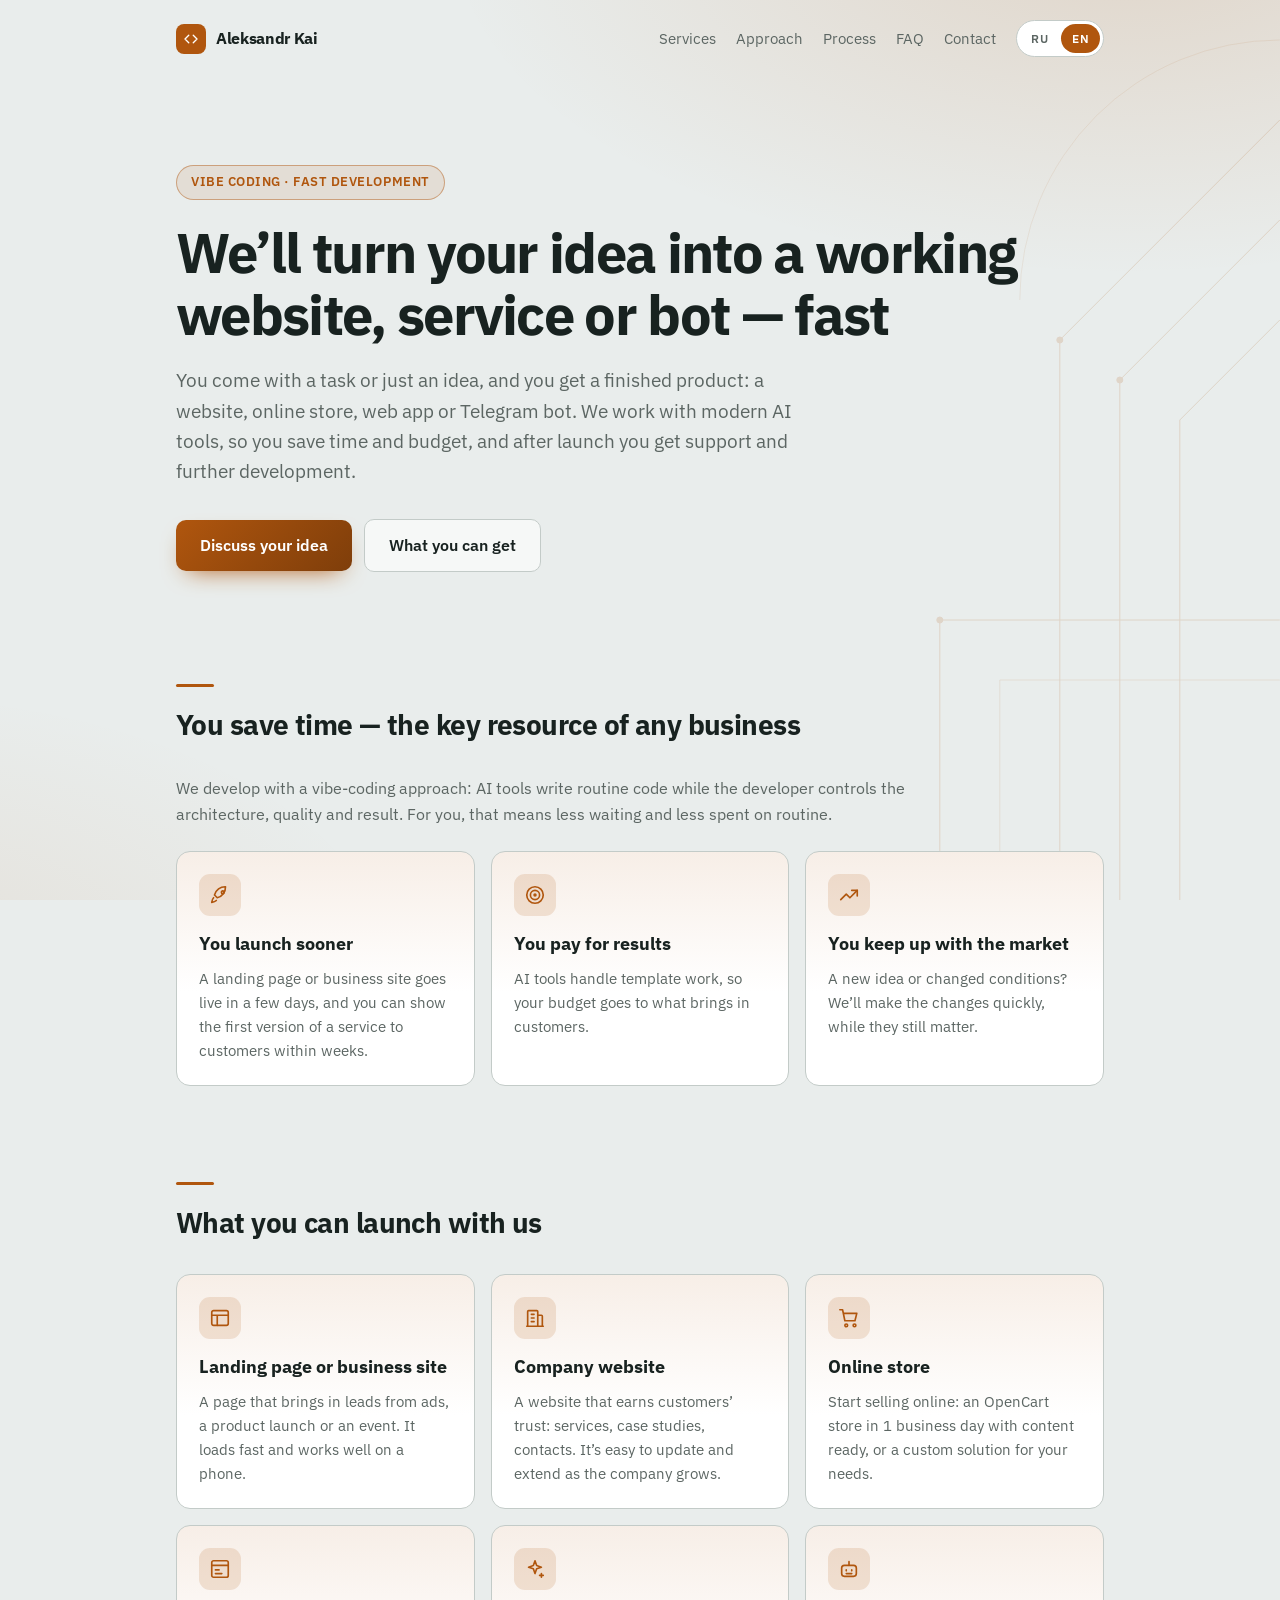
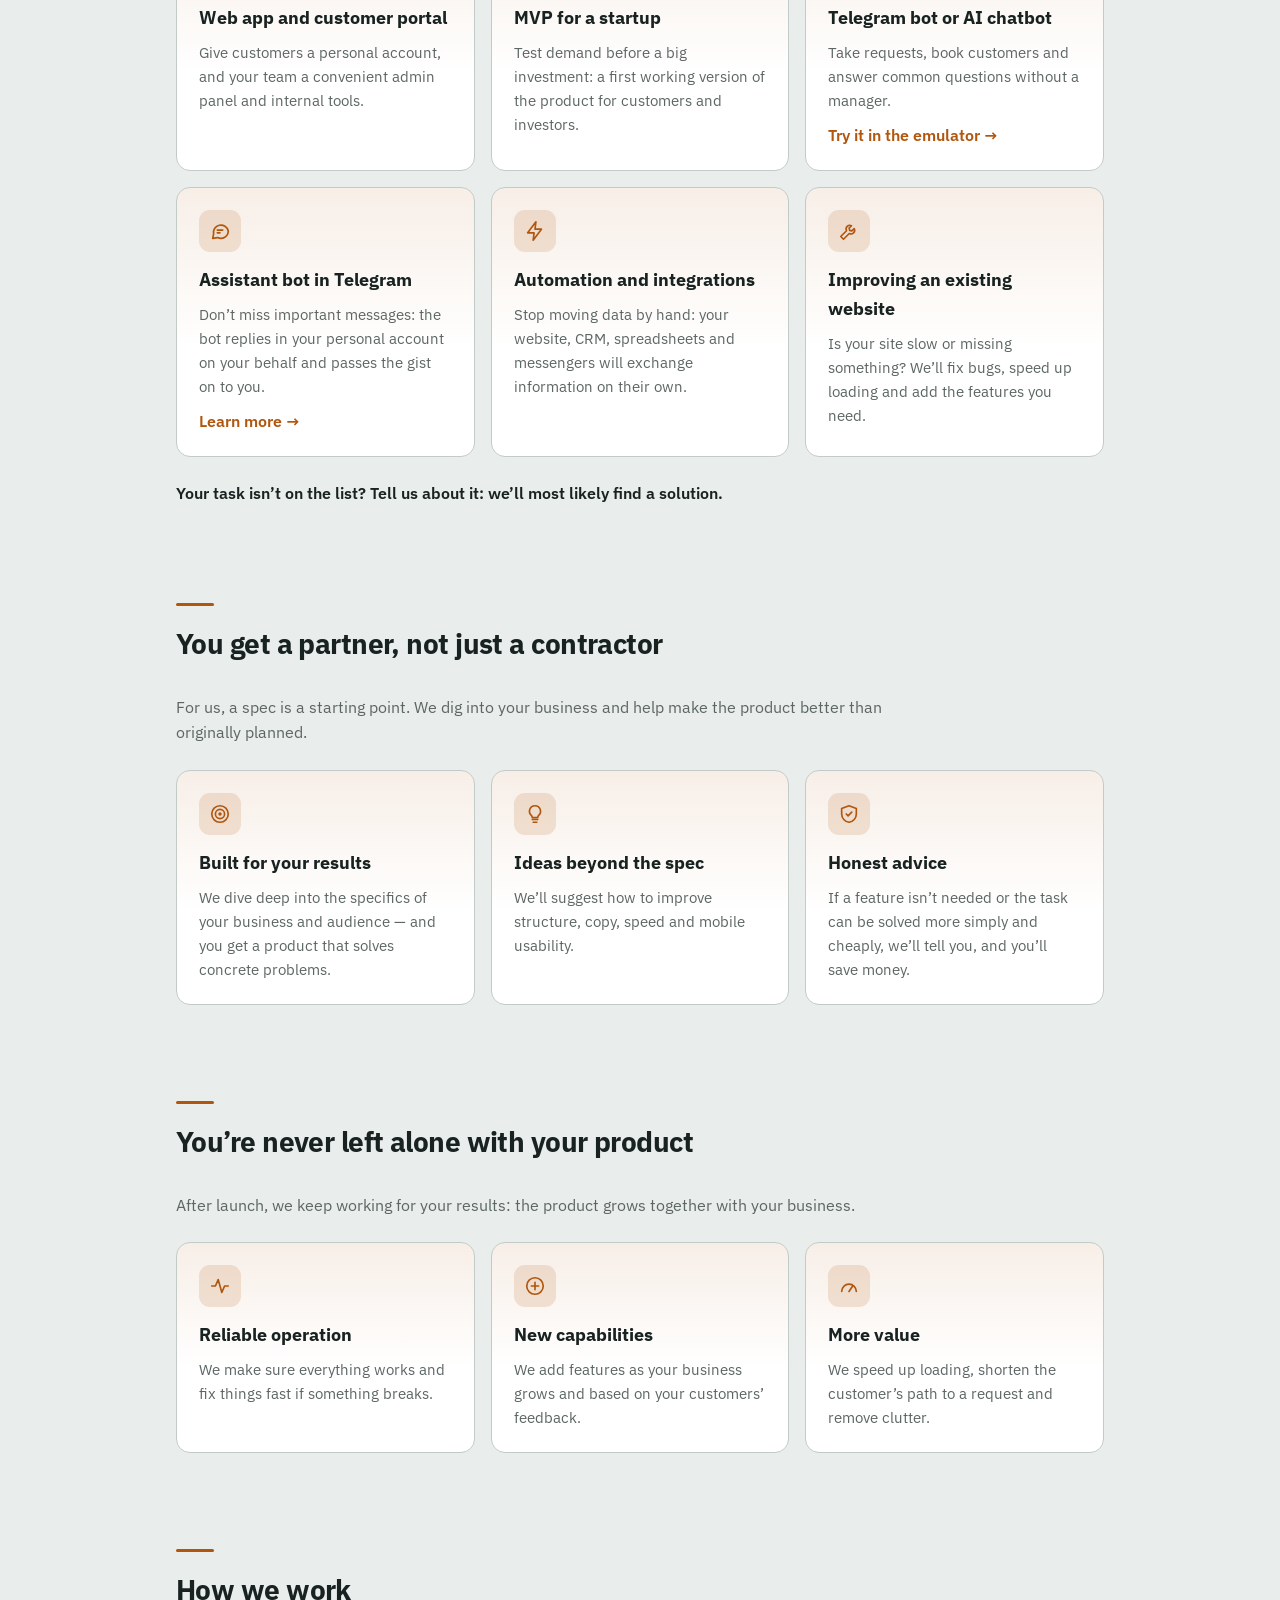
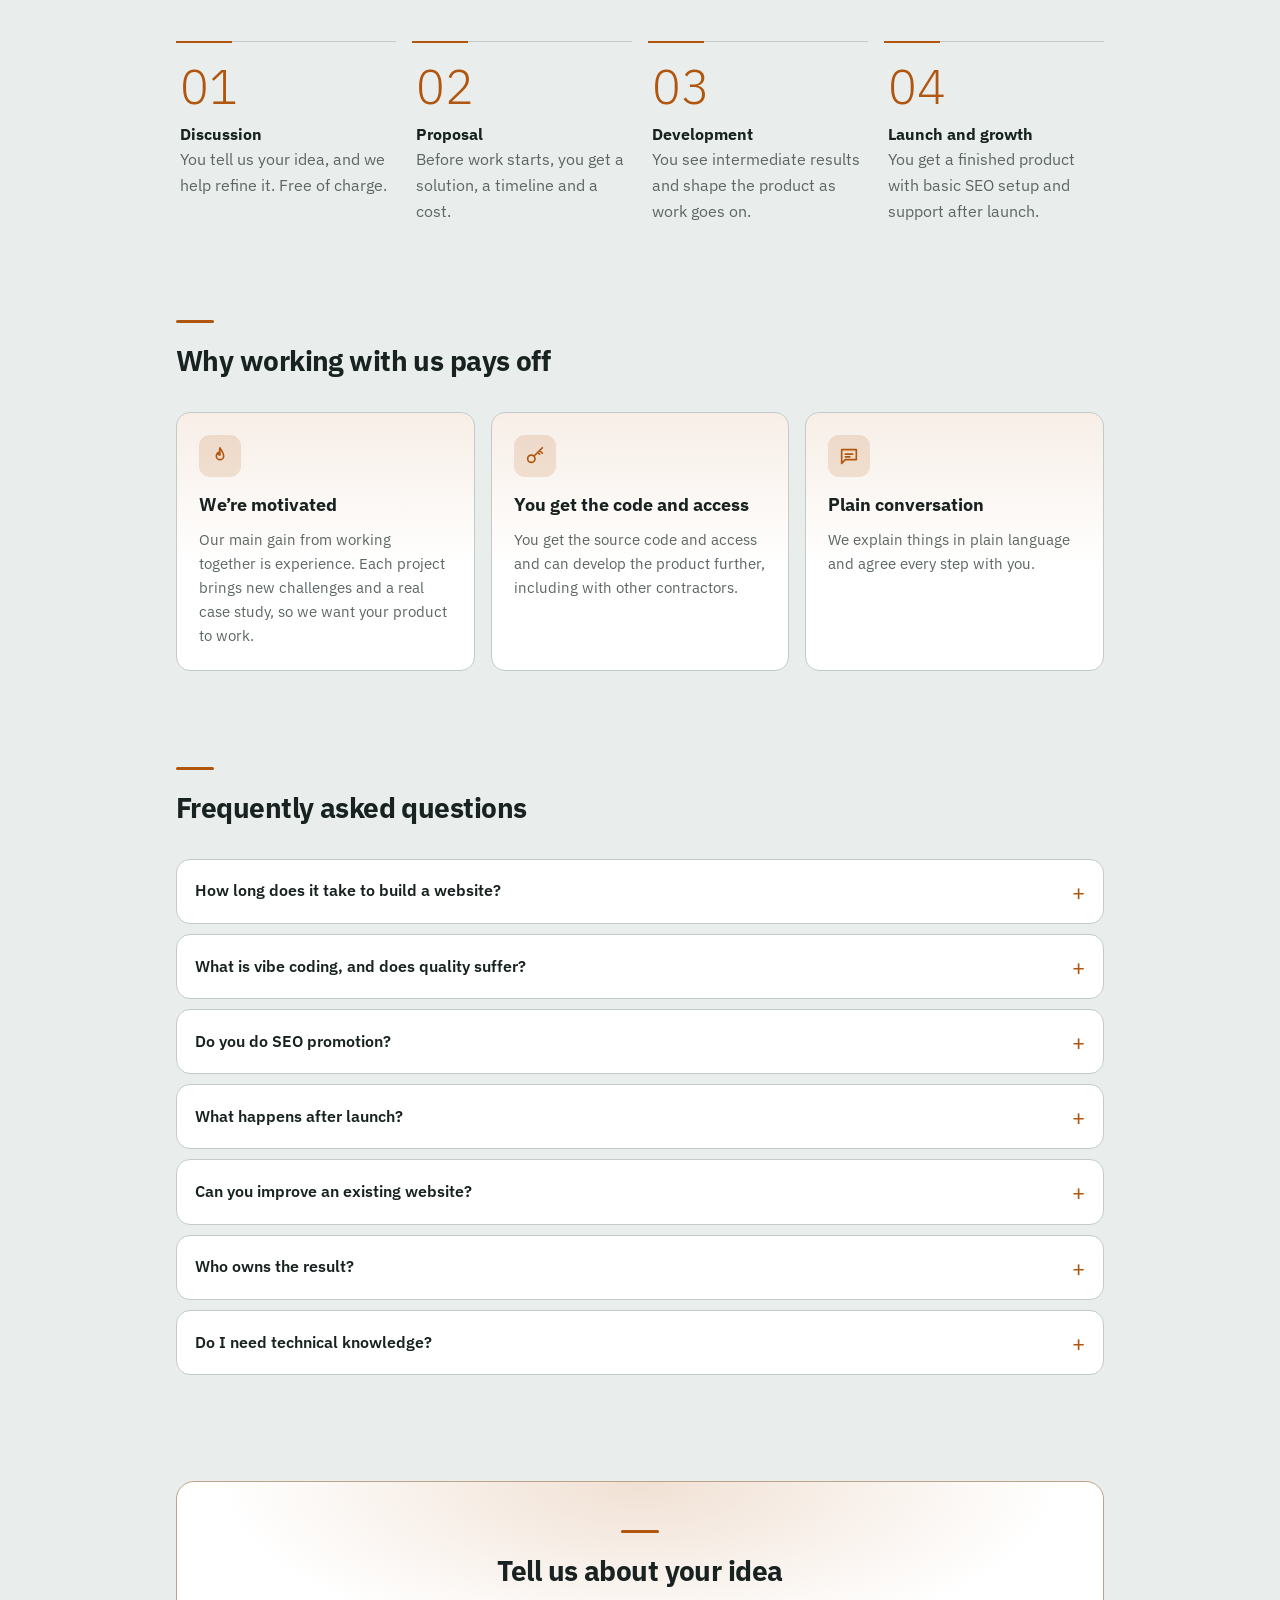
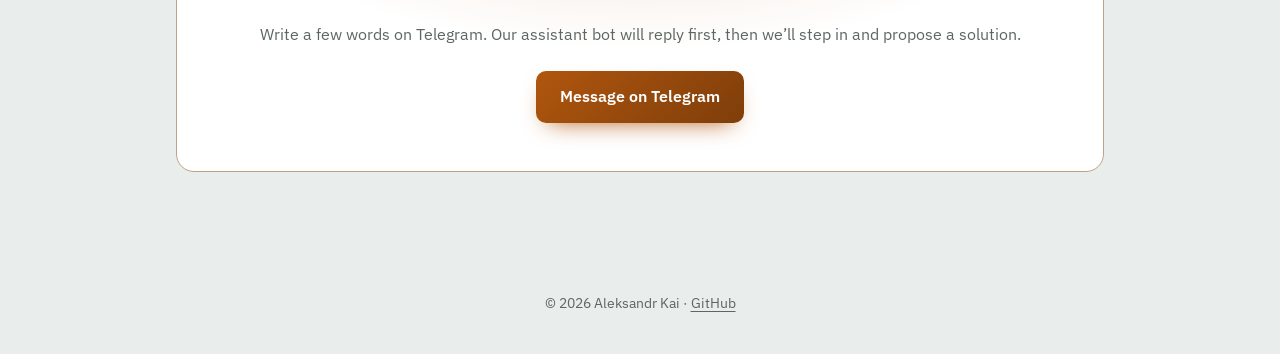
<file: index.html>
<!doctype html>
<html lang="ru">
<head>
<meta charset="utf-8">
<meta name="viewport" content="width=device-width, initial-scale=1">
<title>Разработка сайтов, лендингов, интернет-магазинов и Telegram-ботов на заказ — быстро | Александр Кай</title>
<meta name="description" content="Заказать сайт, лендинг, интернет-магазин, веб-приложение, MVP или Telegram-бота для стартапа и малого бизнеса. Быстрая разработка с ИИ-инструментами, базовая SEO-настройка и поддержка после запуска.">
<link rel="canonical" href="https://aleksandr-kai.github.io/">
<link rel="alternate" hreflang="ru" href="https://aleksandr-kai.github.io/">
<link rel="alternate" hreflang="en" href="https://aleksandr-kai.github.io/">
<link rel="alternate" hreflang="x-default" href="https://aleksandr-kai.github.io/">
<meta name="robots" content="index,follow,max-snippet:-1,max-image-preview:large">
<meta name="author" content="Александр Кай">
<meta name="theme-color" content="#e8912f">
<meta name="geo.region" content="KG-GB">
<meta property="og:type" content="website">
<meta property="og:site_name" content="Александр Кай">
<meta property="og:locale" content="ru_RU">
<meta property="og:locale:alternate" content="en_US">
<meta property="og:url" content="https://aleksandr-kai.github.io/">
<meta property="og:title" content="Разработка сайтов, лендингов, интернет-магазинов и Telegram-ботов на заказ — быстро | Александр Кай">
<meta property="og:description" content="Заказать сайт, лендинг, интернет-магазин, веб-приложение, MVP или Telegram-бота для стартапа и малого бизнеса. Быстрая разработка с ИИ-инструментами, базовая SEO-настройка и поддержка после запуска.">
<meta name="twitter:card" content="summary">
<link rel="icon" href="data:image/svg+xml,%3Csvg xmlns='http://www.w3.org/2000/svg' viewBox='0 0 32 32'%3E%3Crect width='32' height='32' rx='8' fill='%23b0560e'/%3E%3Cpath d='M12 10l-6 6 6 6M20 10l6 6-6 6' stroke='%23ffffff' stroke-width='3' fill='none' stroke-linecap='round' stroke-linejoin='round'/%3E%3C/svg%3E">
<script type="application/ld+json">{"@context": "https://schema.org", "@type": "ProfessionalService", "name": "Александр Кай — разработка сайтов, приложений и ботов", "url": "https://aleksandr-kai.github.io/", "description": "Заказать сайт, лендинг, интернет-магазин, веб-приложение, MVP или Telegram-бота для стартапа и малого бизнеса. Быстрая разработка с ИИ-инструментами, базовая SEO-настройка и поддержка после запуска.", "founder": {"@type": "Person", "name": "Александр Кай", "alternateName": "Aleksandr Kai", "url": "https://aleksandr-kai.github.io/", "sameAs": ["https://t.me/aleksandr_kai", "https://github.com/Aleksandr-Kai"]}, "address": {"@type": "PostalAddress", "addressLocality": "Бишкек", "addressCountry": "KG"}, "areaServed": [{"@type": "City", "name": "Бишкек"}, {"@type": "Country", "name": "Кыргызстан"}], "availableLanguage": ["ru", "en"], "priceRange": "$$", "knowsAbout": ["разработка сайтов", "создание лендингов", "интернет-магазины", "веб-приложения", "MVP", "Telegram-боты", "чат-боты", "вайб-кодинг", "разработка с ИИ", "автоматизация бизнеса", "SEO-настройка"], "makesOffer": [{"@type": "Offer", "itemOffered": {"@type": "Service", "name": "Разработка сайтов на заказ"}}, {"@type": "Offer", "itemOffered": {"@type": "Service", "name": "Создание лендингов"}}, {"@type": "Offer", "itemOffered": {"@type": "Service", "name": "Разработка сайтов-визиток"}}, {"@type": "Offer", "itemOffered": {"@type": "Service", "name": "Разработка корпоративных сайтов"}}, {"@type": "Offer", "itemOffered": {"@type": "Service", "name": "Создание интернет-магазинов"}}, {"@type": "Offer", "itemOffered": {"@type": "Service", "name": "Настройка интернет-магазина на OpenCart"}}, {"@type": "Offer", "itemOffered": {"@type": "Service", "name": "Разработка веб-приложений"}}, {"@type": "Offer", "itemOffered": {"@type": "Service", "name": "Разработка личных кабинетов"}}, {"@type": "Offer", "itemOffered": {"@type": "Service", "name": "Разработка MVP для стартапов"}}, {"@type": "Offer", "itemOffered": {"@type": "Service", "name": "Разработка Telegram-ботов"}}, {"@type": "Offer", "itemOffered": {"@type": "Service", "name": "Чат-боты с искусственным интеллектом"}}, {"@type": "Offer", "itemOffered": {"@type": "Service", "name": "Бот-секретарь для Telegram", "url": "https://aleksandr-kai.github.io/telegram-sekretar/"}}, {"@type": "Offer", "itemOffered": {"@type": "Service", "name": "Автоматизация бизнеса и интеграции с CRM"}}, {"@type": "Offer", "itemOffered": {"@type": "Service", "name": "Доработка и поддержка сайтов"}}, {"@type": "Offer", "itemOffered": {"@type": "Service", "name": "Базовая SEO-настройка сайта"}}]}</script>
<script type="application/ld+json">{"@context": "https://schema.org", "@type": "FAQPage", "mainEntity": [{"@type": "Question", "name": "Сколько времени занимает разработка сайта?", "acceptedAnswer": {"@type": "Answer", "text": "Лендинг или сайт-визитку обычно запускаем за несколько дней. Сроки интернет-магазина, веб-приложения или бота называем после обсуждения задачи: они зависят от объёма."}}, {"@type": "Question", "name": "Что такое вайб-кодинг и не страдает ли качество?", "acceptedAnswer": {"@type": "Answer", "text": "Это разработка, в которой рутинный код пишут ИИ-инструменты, а архитектуру, проверку и результат контролирует разработчик. Скорость растёт за счёт рутины, а не за счёт качества."}}, {"@type": "Question", "name": "Вы занимаетесь SEO-продвижением?", "acceptedAnswer": {"@type": "Answer", "text": "Базовую SEO-настройку делаем для каждого сайта: заголовки и описания, карта сайта, разметка для поисковиков, подключение Google Search Console и Яндекс Вебмастера. Продвижение в топ выдачи не обещаем: это отдельная долгая работа."}}, {"@type": "Question", "name": "Что будет после запуска?", "acceptedAnswer": {"@type": "Answer", "text": "Мы остаёмся на связи: исправляем ошибки, дорабатываем, добавляем новые функции и оптимизируем по мере роста вашего бизнеса."}}, {"@type": "Question", "name": "Можно ли доработать уже существующий сайт?", "acceptedAnswer": {"@type": "Answer", "text": "Да. Разберёмся в текущем проекте, исправим ошибки, ускорим загрузку и добавим то, чего не хватает."}}, {"@type": "Question", "name": "Кому принадлежит результат?", "acceptedAnswer": {"@type": "Answer", "text": "Вы получаете исходный код и доступы и можете дорабатывать продукт под себя, в том числе с другими исполнителями. Условия фиксируем в соглашении."}}, {"@type": "Question", "name": "Нужны ли мне технические знания?", "acceptedAnswer": {"@type": "Answer", "text": "Нет. Объясняем простым языком, берём на себя техническую часть и помогаем принимать решения."}}]}</script>
<link rel="preconnect" href="https://fonts.googleapis.com">
<link rel="stylesheet" href="https://fonts.googleapis.com/css2?family=IBM+Plex+Sans:wght@400;500;600;700&display=swap">
<style>
:root{--bg:#e9edec;--fg:#182220;--muted:#5c6663;--card:#ffffff;--line:#c3cbc8;--accent:#b0560e;--accent-fg:#ffffff;--accent-text:#b0560e}
@media (prefers-color-scheme:dark){:root{--bg:#15181a;--fg:#eae7e0;--muted:#9ba09f;--card:#202426;--line:#3c4144;--accent:#e8912f;--accent-fg:#1a1204;--accent-text:#e8912f}}
*{box-sizing:border-box}
body{margin:0;font:16px/1.6 "IBM Plex Sans",system-ui,-apple-system,"Segoe UI",Roboto,sans-serif;background:var(--bg);color:var(--fg)}
.wrap{max-width:960px;margin:0 auto;padding:0 16px}
header{padding:20px 0;display:flex;justify-content:space-between;align-items:center}
.logo{font-weight:700;letter-spacing:-.02em}
nav a{color:var(--muted);text-decoration:none;margin-left:20px;font-size:15px}
nav a:hover{color:var(--fg)}
.hero{padding:72px 0 56px}
h1{font-size:clamp(32px,6vw,56px);line-height:1.1;letter-spacing:-.03em;margin:0 0 20px}
.hero p{font-size:19px;color:var(--muted);max-width:620px;margin:0 0 32px}
.btn{display:inline-block;background:var(--accent);color:var(--accent-fg);padding:13px 24px;border-radius:10px;text-decoration:none;font-weight:600}
.btn:hover{filter:brightness(1.08)}
.btn.ghost{background:none;color:var(--fg);border:1px solid var(--line);margin-left:8px}
section{padding:48px 0}
h2{font-size:28px;letter-spacing:-.02em;margin:0 0 28px}
.grid{display:grid;gap:16px;grid-template-columns:repeat(auto-fit,minmax(260px,1fr))}
.card{background:var(--card);border:1px solid var(--line);border-radius:14px;padding:22px}
.card h3{margin:0 0 8px;font-size:18px}
.card p{margin:0;color:var(--muted);font-size:15px}
.steps{counter-reset:s;list-style:none;padding:0;margin:0;display:grid;gap:16px;grid-template-columns:repeat(auto-fit,minmax(200px,1fr))}
.steps li{counter-increment:s;background:var(--card);border:1px solid var(--line);border-radius:14px;padding:22px}
.steps li::before{content:counter(s);display:block;color:var(--accent-text);font-weight:700;font-size:24px}
.tags{display:flex;flex-wrap:wrap;gap:8px}
.tags span{border:1px solid var(--line);border-radius:999px;padding:6px 14px;font-size:14px;color:var(--muted)}
.contact{text-align:center;background:var(--card);border:1px solid var(--line);border-radius:18px;padding:48px 20px;margin-bottom:48px}
.contact p{color:var(--muted);margin:0 0 24px}
footer a{color:inherit;text-decoration:underline;text-underline-offset:3px}
footer a:hover{color:var(--fg)}
footer{padding:24px 0 40px;color:var(--muted);font-size:14px;text-align:center}
.case{display:grid;gap:28px;grid-template-columns:1fr 1fr;align-items:center;margin-bottom:56px}
.case.rev .shot{order:2}
.case h3{font-size:22px;margin:0 0 10px}
.case p{color:var(--muted);margin:0 0 14px}
.case ul{margin:0;padding-left:20px;color:var(--muted);font-size:15px}
.badge{display:inline-block;font-size:12px;font-weight:600;color:var(--accent-text);border:1px solid var(--accent);border-radius:999px;padding:2px 10px;margin-bottom:12px}
.shot{background:#15181a;border:1px solid var(--line);border-radius:12px;overflow:hidden;box-shadow:0 12px 32px rgba(0,0,0,.18);font-size:13px;color:#eae7e0}
.bar{background:#202426;padding:9px 12px;display:flex;gap:6px;align-items:center}
.bar i{width:10px;height:10px;border-radius:50%;background:#4a5053}
.bar b{margin-left:10px;font-weight:500;color:#9ba09f;font-size:12px}
.body{padding:16px}
.row{display:flex;justify-content:space-between;gap:10px;padding:7px 0;border-bottom:1px solid #2a2f31}
.row span:last-child{color:#9ba09f}
.pb{height:8px;background:#2a2f31;border-radius:6px;margin:10px 0 6px;overflow:hidden}
.pb div{height:100%;width:64%;background:#e8912f}
.ok{color:#7ed957!important}.warn{color:#e8912f!important}
.msg{max-width:82%;padding:8px 12px;border-radius:12px;margin:0 0 8px;line-height:1.45}
.msg.in{background:#2a2f31}
.msg.out{background:#e8912f;color:#1a1204;margin-left:auto}
.msg.draft{background:none;border:1px dashed #e8912f;color:#e8912f;margin-left:auto}
.kpis{display:grid;grid-template-columns:repeat(3,1fr);gap:8px;margin-bottom:12px}
.kpis div{background:#202426;border-radius:8px;padding:10px}
.kpis strong{display:block;font-size:20px;color:#e8912f}
.kpis small{color:#9ba09f}
.chart{display:flex;gap:8px;align-items:flex-end;height:90px;border-bottom:1px solid #2a2f31}
.chart span{flex:1;height:var(--h);background:#e8912f;border-radius:4px 4px 0 0;transform-origin:bottom;animation:grow .9s ease both}
.chart span:nth-child(even){background:#c97a22}
.days{display:flex;gap:8px;margin-top:6px;color:#9ba09f;font-size:11px}.days span{flex:1;text-align:center}
.flow{display:flex;flex-wrap:wrap;gap:8px;justify-content:center}
.node{background:#202426;border:1px solid #3c4144;border-radius:8px;padding:8px 14px}
.node.hub{background:#e8912f;color:#1a1204;font-weight:600;border-color:#e8912f}
.arrows{width:100%;text-align:center;color:#e8912f;letter-spacing:12px}
.pb div{animation:fill 3s ease-in-out infinite alternate}
@keyframes grow{from{transform:scaleY(0)}}
@keyframes fill{from{width:20%}to{width:64%}}
@media(prefers-reduced-motion:reduce){.chart span,.pb div{animation:none}}
@media(max-width:720px){.case{grid-template-columns:1fr}.case.rev .shot{order:0}}
.lang-switch{display:inline-flex;gap:2px;padding:3px;border:1px solid var(--line);border-radius:999px;background:var(--card);margin-left:20px}
.lang-tab{appearance:none;border:0;border-radius:999px;padding:5px 11px;background:none;color:var(--muted);font:inherit;font-size:12px;font-weight:600;letter-spacing:.04em;cursor:pointer;transition:background .15s,color .15s}
.lang-tab:hover{color:var(--fg)}
.lang-tab.is-active{background:var(--accent);color:var(--accent-fg)}
.right{display:flex;align-items:center}
.lead{color:var(--muted);max-width:760px;margin:0 0 24px}
.lead.end{color:var(--fg);font-weight:600;margin:24px 0 0}
.vs{display:grid;gap:16px;grid-template-columns:repeat(auto-fit,minmax(280px,1fr))}
.vs ul{margin:0;padding-left:20px;color:var(--muted);font-size:15px}
.vs li{margin-bottom:8px}
.vs .card:not(.own){opacity:.85}
.vs .own{border-color:var(--accent);box-shadow:0 0 0 1px var(--accent)}
.tech{margin:20px 0 0;font-size:13px;color:var(--muted)}
.card.main{margin-bottom:28px}
.card.main ul{margin:12px 0 0;padding-left:20px;color:var(--fg);font-size:16px}
.card.main li{margin-bottom:6px}
.ba{display:grid;gap:16px;grid-template-columns:repeat(auto-fit,minmax(260px,1fr));margin-bottom:40px}
.ba .own{border-color:var(--accent);box-shadow:0 0 0 1px var(--accent)}
.h2row{display:flex;align-items:center;justify-content:space-between;gap:12px 20px;flex-wrap:wrap;margin-bottom:28px}
.h2row h2{margin:0}
.btn.sm{padding:9px 18px;font-size:14px}
html{scroll-behavior:smooth}
@media(prefers-reduced-motion:reduce){html{scroll-behavior:auto}}
.more{display:inline-block;margin-top:10px;color:var(--accent-text);font-weight:600;text-decoration:none}
.more:hover{text-decoration:underline}
.faq details{background:var(--card);border:1px solid var(--line);border-radius:14px;padding:14px 18px;margin-bottom:10px}
.faq summary{cursor:pointer;font-weight:600}
.faq details p{color:var(--muted);margin:10px 0 0}
.btn.try{position:relative;padding:18px 34px;font-size:20px;border-radius:14px}
.btn.try::before,.btn.try::after{content:"";position:absolute;inset:0;border-radius:inherit;pointer-events:none;animation:wave 3.2s ease-out infinite}
.btn.try::after{animation-delay:.5s}
@keyframes wave{0%{box-shadow:0 0 0 0 rgba(232,145,47,.6)}55%,100%{box-shadow:0 0 0 22px rgba(232,145,47,0)}}
@media(prefers-reduced-motion:reduce){.btn.try::before,.btn.try::after{animation:none}}
@media(max-width:520px){.btn.try{padding:16px 26px;font-size:18px}}
@media(max-width:520px){}
@media(max-width:520px){.lang-switch{margin-left:0}}
@media(max-width:520px){nav{display:none}.btn.ghost{margin:10px 0 0}}

/* ---- оформление: фон, иконки, карточки, шаги ---- */
body{background:radial-gradient(1100px 560px at 88% -8%,color-mix(in srgb,var(--accent) 16%,transparent),transparent 62%),radial-gradient(900px 500px at -10% 110%,color-mix(in srgb,var(--accent) 9%,transparent),transparent 60%),var(--bg);background-attachment:fixed}
.deco{position:fixed;right:0;top:0;height:100vh;width:46vw;max-width:640px;color:var(--accent);opacity:.16;pointer-events:none;z-index:0}
.wrap{position:relative;z-index:1}
.logo{display:flex;align-items:center;gap:10px}
.logo .mark{display:inline-grid;place-items:center;width:30px;height:30px;border-radius:8px;background:var(--accent);color:var(--accent-fg)}
.logo .mark svg{width:18px;height:18px}
.kicker{display:inline-block;font-size:13px;font-weight:600;letter-spacing:.04em;text-transform:uppercase;color:var(--accent-text);border:1px solid color-mix(in srgb,var(--accent) 45%,transparent);background:color-mix(in srgb,var(--accent) 10%,transparent);border-radius:999px;padding:6px 14px;margin-bottom:22px}
.hero{padding:88px 0 64px}
h2{position:relative}
h2::before{content:"";display:block;width:38px;height:3px;border-radius:3px;background:var(--accent);margin-bottom:16px}
.contact h2::before{margin-left:auto;margin-right:auto}
.card{position:relative;background:linear-gradient(180deg,color-mix(in srgb,var(--card) 90%,var(--accent) 10%),var(--card) 60%);transition:transform .2s ease,border-color .2s ease,box-shadow .2s ease}
.card:hover{transform:translateY(-3px);border-color:color-mix(in srgb,var(--accent) 50%,var(--line));box-shadow:0 16px 34px -22px color-mix(in srgb,var(--accent) 70%,transparent)}
.ic{display:inline-grid;place-items:center;width:42px;height:42px;border-radius:11px;background:color-mix(in srgb,var(--accent) 15%,transparent);color:var(--accent-text);margin-bottom:14px}
.ic svg{width:22px;height:22px}
.btn{background:linear-gradient(135deg,var(--accent),color-mix(in srgb,var(--accent) 72%,#000));box-shadow:0 10px 24px -12px var(--accent);transition:transform .15s ease,box-shadow .15s ease}
.btn:hover{transform:translateY(-1px);filter:none}
.btn.ghost{background:color-mix(in srgb,var(--card) 60%,transparent);box-shadow:none}
.steps li{background:none;border:0;border-top:1px solid var(--line);border-radius:0;padding:20px 4px 0;position:relative}
.steps li::after{content:"";position:absolute;top:-1px;left:0;width:56px;height:2px;background:var(--accent)}
.steps li::before{content:counter(s,decimal-leading-zero);font-size:48px;font-weight:300;line-height:1;margin-bottom:12px;color:var(--accent-text)}
.faq details{transition:border-color .2s ease}
.faq details[open]{border-color:color-mix(in srgb,var(--accent) 45%,var(--line))}
.faq summary{list-style:none;display:flex;justify-content:space-between;align-items:center;gap:12px}
.faq summary::-webkit-details-marker{display:none}
.faq summary::after{content:"+";font-size:22px;font-weight:400;color:var(--accent-text);transition:transform .2s ease}
.faq details[open] summary::after{transform:rotate(45deg)}
.contact{background:radial-gradient(600px 240px at 50% 0%,color-mix(in srgb,var(--accent) 18%,transparent),transparent 70%),var(--card);border-color:color-mix(in srgb,var(--accent) 35%,var(--line))}
@media(max-width:720px){.deco{display:none}.hero{padding:56px 0 40px}}
@media(prefers-reduced-motion:reduce){.card,.btn{transition:none}.card:hover,.btn:hover{transform:none}}
</style>
</head>
<body>
<svg class="deco" viewBox="0 0 600 900" preserveAspectRatio="xMaxYMid slice" aria-hidden="true"><g fill="none" stroke="currentColor" stroke-width="1">
<path d="M600 120 L380 340 L380 900"/><path d="M600 220 L440 380 L440 900"/><path d="M600 320 L500 420 L500 900"/>
<path d="M260 900 L260 620 L600 620"/><path d="M320 900 L320 680 L600 680" opacity=".6"/>
<circle cx="380" cy="340" r="3" fill="currentColor"/><circle cx="440" cy="380" r="3" fill="currentColor"/><circle cx="260" cy="620" r="3" fill="currentColor"/>
<path d="M600 40 A260 260 0 0 0 340 300" opacity=".5"/></g></svg>
<div class="wrap">
  <header>
    <div class="logo"><span class="mark"><svg viewBox="0 0 24 24" fill="none" stroke="currentColor" stroke-width="1.8" stroke-linecap="round" stroke-linejoin="round" aria-hidden="true"><path d="M9 7l-5 5 5 5M15 7l5 5-5 5"/></svg></span>Александр Кай</div>
    <div class="right"><nav><a href="#services">Услуги</a><a href="#partner">Подход</a><a href="#process">Как работаем</a><a href="#faq">Вопросы</a><a href="#contact">Контакты</a></nav>
    <div class="lang-switch" role="group" aria-label="Language"><button class="lang-tab is-active" type="button" data-language="ru" aria-pressed="true">RU</button><button class="lang-tab" type="button" data-language="en" aria-pressed="false">EN</button></div></div>
  </header>

  <div class="hero">
    <span class="kicker">Вайб-кодинг · быстрая разработка</span>
    <h1>Превратим вашу идею в работающий сайт, сервис или бота — быстро</h1>
    <p>Вы приходите с задачей или просто с идеей, а получаете готовый продукт: сайт, интернет-магазин, веб-приложение или Telegram-бота. Мы работаем с современными ИИ-инструментами, поэтому вы экономите время и бюджет, а после запуска получаете поддержку и развитие продукта.</p>
    <a class="btn" href="#contact">Обсудить идею</a>
    <a class="btn ghost" href="#services">Что вы можете получить</a>
  </div>

  <section id="speed">
    <h2>Вы экономите время — главный ресурс бизнеса</h2>
    <p class="lead">Мы разрабатываем в подходе вайб-кодинга: рутинный код пишут ИИ-инструменты, а архитектуру, качество и результат контролирует разработчик. Для вас это означает меньше ожидания и меньше затрат на рутину.</p>
    <div class="grid">
      <div class="card"><span class="ic"><svg viewBox="0 0 24 24" fill="none" stroke="currentColor" stroke-width="1.8" stroke-linecap="round" stroke-linejoin="round" aria-hidden="true"><path d="M5 15c-1.5 1.5-2 5-2 5s3.5-.5 5-2"/><path d="M9 15l-3-3a12 12 0 0 1 12-9 12 12 0 0 1-9 12z"/><circle cx="15" cy="9" r="1.5"/></svg></span><h3>Вы запускаетесь быстрее</h3><p>Лендинг или сайт-визитка заработает за несколько дней, а первую версию сервиса вы сможете показать клиентам уже в ближайшие недели.</p></div>
      <div class="card"><span class="ic"><svg viewBox="0 0 24 24" fill="none" stroke="currentColor" stroke-width="1.8" stroke-linecap="round" stroke-linejoin="round" aria-hidden="true"><circle cx="12" cy="12" r="9"/><circle cx="12" cy="12" r="5"/><circle cx="12" cy="12" r="1"/></svg></span><h3>Вы платите за результат</h3><p>Шаблонную работу выполняют ИИ-инструменты, поэтому ваш бюджет идёт на то, что приносит клиентов.</p></div>
      <div class="card"><span class="ic"><svg viewBox="0 0 24 24" fill="none" stroke="currentColor" stroke-width="1.8" stroke-linecap="round" stroke-linejoin="round" aria-hidden="true"><path d="M3 17l6-6 4 4 8-8"/><path d="M15 7h6v6"/></svg></span><h3>Вы успеваете за рынком</h3><p>Появилась новая идея или изменились условия? Мы быстро внесём правки, пока они актуальны.</p></div>
    </div>
  </section>

  <section id="services">
    <h2>Что вы можете запустить с нами</h2>
    <div class="grid">
      <div class="card"><span class="ic"><svg viewBox="0 0 24 24" fill="none" stroke="currentColor" stroke-width="1.8" stroke-linecap="round" stroke-linejoin="round" aria-hidden="true"><rect x="3" y="4" width="18" height="16" rx="2"/><path d="M3 9h18M9 9v11"/></svg></span><h3>Лендинг или сайт-визитка</h3><p>Страница, которая приводит заявки с рекламы, запуска продукта или мероприятия. Быстро открывается и удобна с телефона.</p></div>
      <div class="card"><span class="ic"><svg viewBox="0 0 24 24" fill="none" stroke="currentColor" stroke-width="1.8" stroke-linecap="round" stroke-linejoin="round" aria-hidden="true"><path d="M4 21V5a1 1 0 0 1 1-1h9a1 1 0 0 1 1 1v16"/><path d="M15 9h4a1 1 0 0 1 1 1v11M3 21h18M8 8h3M8 12h3M8 16h3"/></svg></span><h3>Корпоративный сайт</h3><p>Сайт, который вызывает доверие клиентов: услуги, кейсы, контакты. Его легко обновлять и дополнять по мере роста компании.</p></div>
      <div class="card"><span class="ic"><svg viewBox="0 0 24 24" fill="none" stroke="currentColor" stroke-width="1.8" stroke-linecap="round" stroke-linejoin="round" aria-hidden="true"><circle cx="9" cy="20" r="1.5"/><circle cx="18" cy="20" r="1.5"/><path d="M2 3h3l2.5 12h11l2-8H6.5"/></svg></span><h3>Интернет-магазин</h3><p>Начните продавать онлайн: магазин на OpenCart за 1 рабочий день при готовом контенте или собственное решение под ваши задачи.</p></div>
      <div class="card"><span class="ic"><svg viewBox="0 0 24 24" fill="none" stroke="currentColor" stroke-width="1.8" stroke-linecap="round" stroke-linejoin="round" aria-hidden="true"><rect x="3" y="3" width="18" height="18" rx="2"/><path d="M3 8h18M7 13h4M7 17h7"/></svg></span><h3>Веб-приложение и личный кабинет</h3><p>Дайте клиентам личный кабинет, а команде — удобную админ-панель и внутренние инструменты.</p></div>
      <div class="card"><span class="ic"><svg viewBox="0 0 24 24" fill="none" stroke="currentColor" stroke-width="1.8" stroke-linecap="round" stroke-linejoin="round" aria-hidden="true"><path d="M12 3l1.8 5.2L19 10l-5.2 1.8L12 17l-1.8-5.2L5 10l5.2-1.8z"/><path d="M19 17v4M17 19h4"/></svg></span><h3>MVP для стартапа</h3><p>Проверьте спрос до больших вложений: первая рабочая версия продукта для клиентов и инвесторов.</p></div>
      <div class="card"><span class="ic"><svg viewBox="0 0 24 24" fill="none" stroke="currentColor" stroke-width="1.8" stroke-linecap="round" stroke-linejoin="round" aria-hidden="true"><rect x="4" y="8" width="16" height="12" rx="3"/><path d="M12 8V4M9 13v1M15 13v1M9 17h6"/></svg></span><h3>Telegram-бот или чат-бот с ИИ</h3><p>Принимайте заявки, записывайте клиентов и отвечайте на частые вопросы без участия менеджера.</p><a class="more" href="demo/" target="_blank" rel="noopener">Попробовать на эмуляторе →</a></div>
      <div class="card"><span class="ic"><svg viewBox="0 0 24 24" fill="none" stroke="currentColor" stroke-width="1.8" stroke-linecap="round" stroke-linejoin="round" aria-hidden="true"><path d="M21 12a8 8 0 0 1-11.5 7.2L4 20l1-4.5A8 8 0 1 1 21 12z"/><path d="M9 11h6M9 14h3"/></svg></span><h3>Бот-секретарь в Telegram</h3><p>Не пропускайте важные сообщения: бот ответит в вашем личном аккаунте от вашего имени и передаст вам суть.</p><a class="more" href="telegram-sekretar/">Подробнее →</a></div>
      <div class="card"><span class="ic"><svg viewBox="0 0 24 24" fill="none" stroke="currentColor" stroke-width="1.8" stroke-linecap="round" stroke-linejoin="round" aria-hidden="true"><path d="M13 2L4 14h7l-1 8 9-12h-7z"/></svg></span><h3>Автоматизация и интеграции</h3><p>Избавьтесь от ручного переноса данных: сайт, CRM, таблицы и мессенджеры будут обмениваться информацией сами.</p></div>
      <div class="card"><span class="ic"><svg viewBox="0 0 24 24" fill="none" stroke="currentColor" stroke-width="1.8" stroke-linecap="round" stroke-linejoin="round" aria-hidden="true"><path d="M14.7 6.3a4 4 0 0 0-5.4 5.4L3 18l3 3 6.3-6.3a4 4 0 0 0 5.4-5.4l-2.6 2.6-2.4-.6-.6-2.4z"/></svg></span><h3>Доработка существующего сайта</h3><p>Сайт работает медленно или ему чего-то не хватает? Исправим ошибки, ускорим загрузку и добавим нужные функции.</p></div>
    </div>
    <p class="lead end">Вашей задачи нет в списке? Расскажите о ней: скорее всего, мы найдём решение.</p>
  </section>

  <section id="partner">
    <h2>Вы получаете партнёра, а не просто исполнителя</h2>
    <p class="lead">Техническое задание для нас — отправная точка. Мы вникаем в ваш бизнес и помогаем сделать продукт лучше, чем он был задуман.</p>
    <div class="grid">
      <div class="card"><span class="ic"><svg viewBox="0 0 24 24" fill="none" stroke="currentColor" stroke-width="1.8" stroke-linecap="round" stroke-linejoin="round" aria-hidden="true"><circle cx="12" cy="12" r="9"/><circle cx="12" cy="12" r="5"/><circle cx="12" cy="12" r="1"/></svg></span><h3>Работает на ваш результат</h3><p>Мы глубоко погружаемся в специфику вашего бизнеса и аудитории — на выходе вы получаете продукт, который решает конкретные задачи.</p></div>
      <div class="card"><span class="ic"><svg viewBox="0 0 24 24" fill="none" stroke="currentColor" stroke-width="1.8" stroke-linecap="round" stroke-linejoin="round" aria-hidden="true"><path d="M9 18h6M10 21h4"/><path d="M12 3a6 6 0 0 0-4 10.5c.7.7 1 1.5 1 2.5h6c0-1 .3-1.8 1-2.5A6 6 0 0 0 12 3z"/></svg></span><h3>Идеи сверх задания</h3><p>Подскажем, как улучшить структуру, тексты, скорость и удобство на телефоне.</p></div>
      <div class="card"><span class="ic"><svg viewBox="0 0 24 24" fill="none" stroke="currentColor" stroke-width="1.8" stroke-linecap="round" stroke-linejoin="round" aria-hidden="true"><path d="M12 3l8 3v6c0 4.5-3.4 8.3-8 9-4.6-.7-8-4.5-8-9V6z"/><path d="M9 12l2 2 4-4"/></svg></span><h3>Честные советы</h3><p>Если функция не нужна или задачу можно решить проще и дешевле, мы скажем об этом, и вы сэкономите.</p></div>
    </div>
  </section>

  <section id="support">
    <h2>Вы не остаётесь один на один с продуктом</h2>
    <p class="lead">После запуска мы продолжаем работать на ваш результат: продукт развивается вместе с вашим бизнесом.</p>
    <div class="grid">
      <div class="card"><span class="ic"><svg viewBox="0 0 24 24" fill="none" stroke="currentColor" stroke-width="1.8" stroke-linecap="round" stroke-linejoin="round" aria-hidden="true"><path d="M3 12h4l3-7 4 14 3-7h4"/></svg></span><h3>Стабильная работа</h3><p>Следим, чтобы всё работало, и быстро исправляем, если что-то сломалось.</p></div>
      <div class="card"><span class="ic"><svg viewBox="0 0 24 24" fill="none" stroke="currentColor" stroke-width="1.8" stroke-linecap="round" stroke-linejoin="round" aria-hidden="true"><circle cx="12" cy="12" r="9"/><path d="M12 8v8M8 12h8"/></svg></span><h3>Новые возможности</h3><p>Добавляем функции по мере роста бизнеса и по отзывам ваших клиентов.</p></div>
      <div class="card"><span class="ic"><svg viewBox="0 0 24 24" fill="none" stroke="currentColor" stroke-width="1.8" stroke-linecap="round" stroke-linejoin="round" aria-hidden="true"><path d="M4 18a8 8 0 1 1 16 0"/><path d="M12 18l4-6"/></svg></span><h3>Больше пользы</h3><p>Ускоряем загрузку, упрощаем клиенту путь к заявке и убираем лишнее.</p></div>
    </div>
  </section>

  <section id="process">
    <h2>Как мы работаем</h2>
    <ol class="steps">
      <li><strong>Обсуждение</strong><br><span style="color:var(--muted)">Вы рассказываете об идее, мы помогаем её уточнить. Бесплатно.</span></li>
      <li><strong>Предложение</strong><br><span style="color:var(--muted)">До начала работ вы получаете решение, сроки и стоимость.</span></li>
      <li><strong>Разработка</strong><br><span style="color:var(--muted)">Вы видите промежуточные результаты и влияете на продукт по ходу работы.</span></li>
      <li><strong>Запуск и развитие</strong><br><span style="color:var(--muted)">Вы получаете готовый продукт с базовой SEO-настройкой и поддержку после запуска.</span></li>
    </ol>
  </section>

  <section id="why">
    <h2>Почему с нами выгодно</h2>
    <div class="grid">
      <div class="card"><span class="ic"><svg viewBox="0 0 24 24" fill="none" stroke="currentColor" stroke-width="1.8" stroke-linecap="round" stroke-linejoin="round" aria-hidden="true"><path d="M12 3c1 3 4 5 4 9a4 4 0 0 1-8 0c0-2 1-3 2-4 0 2 1 3 2 3 0-3-1-5 0-8z"/></svg></span><h3>Мы замотивированы</h3><p>Наша главная выгода от сотрудничества — опыт. Каждый проект для нас — новые задачи и реальный кейс, поэтому мы заинтересованы, чтобы ваш продукт работал.</p></div>
      <div class="card"><span class="ic"><svg viewBox="0 0 24 24" fill="none" stroke="currentColor" stroke-width="1.8" stroke-linecap="round" stroke-linejoin="round" aria-hidden="true"><circle cx="8" cy="15" r="4"/><path d="M11 12l9-9M17 6l3 3M15 8l2 2"/></svg></span><h3>Код и доступы у вас</h3><p>Вы получаете исходный код и доступы и можете развивать продукт дальше, в том числе с другими исполнителями.</p></div>
      <div class="card"><span class="ic"><svg viewBox="0 0 24 24" fill="none" stroke="currentColor" stroke-width="1.8" stroke-linecap="round" stroke-linejoin="round" aria-hidden="true"><path d="M4 5h16v11H8l-4 4z"/><path d="M8 10h8M8 13h5"/></svg></span><h3>Понятный разговор</h3><p>Объясняем простым языком и согласуем с вами каждый шаг.</p></div>
    </div>
  </section>

  <section id="faq">
    <h2>Частые вопросы</h2>
    <div class="faq">
      <details><summary>Сколько времени занимает разработка сайта?</summary><p>Лендинг или сайт-визитку обычно запускаем за несколько дней. Сроки интернет-магазина, веб-приложения или бота называем после обсуждения задачи: они зависят от объёма.</p></details>
      <details><summary>Что такое вайб-кодинг и не страдает ли качество?</summary><p>Это разработка, в которой рутинный код пишут ИИ-инструменты, а архитектуру, проверку и результат контролирует разработчик. Скорость растёт за счёт рутины, а не за счёт качества.</p></details>
      <details><summary>Вы занимаетесь SEO-продвижением?</summary><p>Базовую SEO-настройку делаем для каждого сайта: заголовки и описания, карта сайта, разметка для поисковиков, подключение Google Search Console и Яндекс Вебмастера. Продвижение в топ выдачи не обещаем: это отдельная долгая работа.</p></details>
      <details><summary>Что будет после запуска?</summary><p>Мы остаёмся на связи: исправляем ошибки, дорабатываем, добавляем новые функции и оптимизируем по мере роста вашего бизнеса.</p></details>
      <details><summary>Можно ли доработать уже существующий сайт?</summary><p>Да. Разберёмся в текущем проекте, исправим ошибки, ускорим загрузку и добавим то, чего не хватает.</p></details>
      <details><summary>Кому принадлежит результат?</summary><p>Вы получаете исходный код и доступы и можете дорабатывать продукт под себя, в том числе с другими исполнителями. Условия фиксируем в соглашении.</p></details>
      <details><summary>Нужны ли мне технические знания?</summary><p>Нет. Объясняем простым языком, берём на себя техническую часть и помогаем принимать решения.</p></details>
    </div>
  </section>

  <section id="contact">
    <div class="contact">
      <h2>Расскажите о вашей идее</h2>
      <p>Напишите пару слов в Telegram. Первым ответит наш бот-секретарь, затем подключимся мы и предложим решение.</p>
      <a class="btn" href="https://t.me/aleksandr_kai" rel="noopener">Написать в Telegram</a>
    </div>
  </section>

  <footer><span>© 2026 Александр Кай</span> · <a href="https://github.com/Aleksandr-Kai" target="_blank" rel="noopener">GitHub</a></footer>
</div>
<script>
(function(){
var EN={"Сколько времени занимает разработка сайта?": "How long does it take to build a website?", "Лендинг или сайт-визитку обычно запускаем за несколько дней. Сроки интернет-магазина, веб-приложения или бота называем после обсуждения задачи: они зависят от объёма.": "A landing page or a simple business site usually goes live in a few days. For an online store, web app or bot we give a timeline after discussing the task, since it depends on the scope.", "Что такое вайб-кодинг и не страдает ли качество?": "What is vibe coding, and does quality suffer?", "Это разработка, в которой рутинный код пишут ИИ-инструменты, а архитектуру, проверку и результат контролирует разработчик. Скорость растёт за счёт рутины, а не за счёт качества.": "It’s development where AI tools write routine code while the developer controls the architecture, review and result. Speed comes from automating routine, not from cutting quality.", "Вы занимаетесь SEO-продвижением?": "Do you do SEO promotion?", "Базовую SEO-настройку делаем для каждого сайта: заголовки и описания, карта сайта, разметка для поисковиков, подключение Google Search Console и Яндекс Вебмастера. Продвижение в топ выдачи не обещаем: это отдельная долгая работа.": "We set up basic SEO for every site: titles and descriptions, a sitemap, structured data, and Google Search Console and Yandex Webmaster. We don’t promise top rankings: that’s separate, long-term work.", "Что будет после запуска?": "What happens after launch?", "Мы остаёмся на связи: исправляем ошибки, дорабатываем, добавляем новые функции и оптимизируем по мере роста вашего бизнеса.": "We stay in touch: we fix issues, make improvements, add new features and optimize as your business grows.", "Можно ли доработать уже существующий сайт?": "Can you improve an existing website?", "Да. Разберёмся в текущем проекте, исправим ошибки, ускорим загрузку и добавим то, чего не хватает.": "Yes. We’ll look into the current project, fix bugs, speed up loading and add what’s missing.", "Кому принадлежит результат?": "Who owns the result?", "Вы получаете исходный код и доступы и можете дорабатывать продукт под себя, в том числе с другими исполнителями. Условия фиксируем в соглашении.": "You receive the source code and access and can develop the product further, including with other contractors. The terms are set out in an agreement.", "Нужны ли мне технические знания?": "Do I need technical knowledge?", "Нет. Объясняем простым языком, берём на себя техническую часть и помогаем принимать решения.": "No. We explain things in plain language, take care of the technical side and help you make decisions.", "Александр Кай": "Aleksandr Kai", "Услуги": "Services", "Подход": "Approach", "Как работаем": "Process", "Вопросы": "FAQ", "Контакты": "Contact", "Превратим вашу идею в работающий сайт, сервис или бота — быстро": "We’ll turn your idea into a working website, service or bot — fast", "Вы приходите с задачей или просто с идеей, а получаете готовый продукт: сайт, интернет-магазин, веб-приложение или Telegram-бота. Мы работаем с современными ИИ-инструментами, поэтому вы экономите время и бюджет, а после запуска получаете поддержку и развитие продукта.": "You come with a task or just an idea, and you get a finished product: a website, online store, web app or Telegram bot. We work with modern AI tools, so you save time and budget, and after launch you get support and further development.", "Обсудить идею": "Discuss your idea", "Что вы можете получить": "What you can get", "Вы экономите время — главный ресурс бизнеса": "You save time — the key resource of any business", "Мы разрабатываем в подходе вайб-кодинга: рутинный код пишут ИИ-инструменты, а архитектуру, качество и результат контролирует разработчик. Для вас это означает меньше ожидания и меньше затрат на рутину.": "We develop with a vibe-coding approach: AI tools write routine code while the developer controls the architecture, quality and result. For you, that means less waiting and less spent on routine.", "Вы запускаетесь быстрее": "You launch sooner", "Лендинг или сайт-визитка заработает за несколько дней, а первую версию сервиса вы сможете показать клиентам уже в ближайшие недели.": "A landing page or business site goes live in a few days, and you can show the first version of a service to customers within weeks.", "Вы платите за результат": "You pay for results", "Шаблонную работу выполняют ИИ-инструменты, поэтому ваш бюджет идёт на то, что приносит клиентов.": "AI tools handle template work, so your budget goes to what brings in customers.", "Вы успеваете за рынком": "You keep up with the market", "Появилась новая идея или изменились условия? Мы быстро внесём правки, пока они актуальны.": "A new idea or changed conditions? We’ll make the changes quickly, while they still matter.", "Что вы можете запустить с нами": "What you can launch with us", "Лендинг или сайт-визитка": "Landing page or business site", "Страница, которая приводит заявки с рекламы, запуска продукта или мероприятия. Быстро открывается и удобна с телефона.": "A page that brings in leads from ads, a product launch or an event. It loads fast and works well on a phone.", "Корпоративный сайт": "Company website", "Сайт, который вызывает доверие клиентов: услуги, кейсы, контакты. Его легко обновлять и дополнять по мере роста компании.": "A website that earns customers’ trust: services, case studies, contacts. It’s easy to update and extend as the company grows.", "Интернет-магазин": "Online store", "Начните продавать онлайн: магазин на OpenCart за 1 рабочий день при готовом контенте или собственное решение под ваши задачи.": "Start selling online: an OpenCart store in 1 business day with content ready, or a custom solution for your needs.", "Веб-приложение и личный кабинет": "Web app and customer portal", "Дайте клиентам личный кабинет, а команде — удобную админ-панель и внутренние инструменты.": "Give customers a personal account, and your team a convenient admin panel and internal tools.", "MVP для стартапа": "MVP for a startup", "Проверьте спрос до больших вложений: первая рабочая версия продукта для клиентов и инвесторов.": "Test demand before a big investment: a first working version of the product for customers and investors.", "Telegram-бот или чат-бот с ИИ": "Telegram bot or AI chatbot", "Принимайте заявки, записывайте клиентов и отвечайте на частые вопросы без участия менеджера.": "Take requests, book customers and answer common questions without a manager.", "Попробовать на эмуляторе →": "Try it in the emulator →", "Бот-секретарь в Telegram": "Assistant bot in Telegram", "Не пропускайте важные сообщения: бот ответит в вашем личном аккаунте от вашего имени и передаст вам суть.": "Don’t miss important messages: the bot replies in your personal account on your behalf and passes the gist on to you.", "Подробнее →": "Learn more →", "Автоматизация и интеграции": "Automation and integrations", "Избавьтесь от ручного переноса данных: сайт, CRM, таблицы и мессенджеры будут обмениваться информацией сами.": "Stop moving data by hand: your website, CRM, spreadsheets and messengers will exchange information on their own.", "Доработка существующего сайта": "Improving an existing website", "Сайт работает медленно или ему чего-то не хватает? Исправим ошибки, ускорим загрузку и добавим нужные функции.": "Is your site slow or missing something? We’ll fix bugs, speed up loading and add the features you need.", "Вашей задачи нет в списке? Расскажите о ней: скорее всего, мы найдём решение.": "Your task isn’t on the list? Tell us about it: we’ll most likely find a solution.", "Вы получаете партнёра, а не просто исполнителя": "You get a partner, not just a contractor", "Техническое задание для нас — отправная точка. Мы вникаем в ваш бизнес и помогаем сделать продукт лучше, чем он был задуман.": "For us, a spec is a starting point. We dig into your business and help make the product better than originally planned.", "Идеи сверх задания": "Ideas beyond the spec", "Подскажем, как улучшить структуру, тексты, скорость и удобство на телефоне.": "We’ll suggest how to improve structure, copy, speed and mobile usability.", "Честные советы": "Honest advice", "Если функция не нужна или задачу можно решить проще и дешевле, мы скажем об этом, и вы сэкономите.": "If a feature isn’t needed or the task can be solved more simply and cheaply, we’ll tell you, and you’ll save money.", "Вы не остаётесь один на один с продуктом": "You’re never left alone with your product", "После запуска мы продолжаем работать на ваш результат: продукт развивается вместе с вашим бизнесом.": "After launch, we keep working for your results: the product grows together with your business.", "Стабильная работа": "Reliable operation", "Следим, чтобы всё работало, и быстро исправляем, если что-то сломалось.": "We make sure everything works and fix things fast if something breaks.", "Новые возможности": "New capabilities", "Добавляем функции по мере роста бизнеса и по отзывам ваших клиентов.": "We add features as your business grows and based on your customers’ feedback.", "Больше пользы": "More value", "Ускоряем загрузку, упрощаем клиенту путь к заявке и убираем лишнее.": "We speed up loading, shorten the customer’s path to a request and remove clutter.", "Как мы работаем": "How we work", "Обсуждение": "Discussion", "Вы рассказываете об идее, мы помогаем её уточнить. Бесплатно.": "You tell us your idea, and we help refine it. Free of charge.", "Предложение": "Proposal", "До начала работ вы получаете решение, сроки и стоимость.": "Before work starts, you get a solution, a timeline and a cost.", "Разработка": "Development", "Вы видите промежуточные результаты и влияете на продукт по ходу работы.": "You see intermediate results and shape the product as work goes on.", "Запуск и развитие": "Launch and growth", "Вы получаете готовый продукт с базовой SEO-настройкой и поддержку после запуска.": "You get a finished product with basic SEO setup and support after launch.", "Почему с нами выгодно": "Why working with us pays off", "Мы замотивированы": "We’re motivated", "Наша главная выгода от сотрудничества — опыт. Каждый проект для нас — новые задачи и реальный кейс, поэтому мы заинтересованы, чтобы ваш продукт работал.": "Our main gain from working together is experience. Each project brings new challenges and a real case study, so we want your product to work.", "Код и доступы у вас": "You get the code and access", "Вы получаете исходный код и доступы и можете развивать продукт дальше, в том числе с другими исполнителями.": "You get the source code and access and can develop the product further, including with other contractors.", "Понятный разговор": "Plain conversation", "Объясняем простым языком и согласуем с вами каждый шаг.": "We explain things in plain language and agree every step with you.", "Частые вопросы": "Frequently asked questions", "Расскажите о вашей идее": "Tell us about your idea", "Напишите пару слов в Telegram. Первым ответит наш бот-секретарь, затем подключимся мы и предложим решение.": "Write a few words on Telegram. Our assistant bot will reply first, then we’ll step in and propose a solution.", "Написать в Telegram": "Message on Telegram", "© 2026 Александр Кай": "© 2026 Aleksandr Kai", "Работает на ваш результат": "Built for your results", "Мы глубоко погружаемся в специфику вашего бизнеса и аудитории — на выходе вы получаете продукт, который решает конкретные задачи.": "We dive deep into the specifics of your business and audience — and you get a product that solves concrete problems.", "Вайб-кодинг · быстрая разработка": "Vibe coding · fast development"};
var ATTR={};
var META={"title": ["Разработка сайтов, лендингов, интернет-магазинов и Telegram-ботов на заказ — быстро | Александр Кай", "Website, landing page, online store and Telegram bot development — fast | Aleksandr Kai"], "desc": ["Заказать сайт, лендинг, интернет-магазин, веб-приложение, MVP или Telegram-бота для стартапа и малого бизнеса. Быстрая разработка с ИИ-инструментами, базовая SEO-настройка и поддержка после запуска.", "Order a website, landing page, online store, web app, MVP or Telegram bot for your startup or small business. Fast AI-assisted development, basic SEO setup and support after launch."]};
var KEY="landing-language";
var original=new WeakMap();
var buttons=[].slice.call(document.querySelectorAll(".lang-tab"));
function walk(lang){
  var w=document.createTreeWalker(document.body,NodeFilter.SHOW_TEXT),n;
  while((n=w.nextNode())){
    if(n.parentNode.closest("script,style"))continue;
    if(!original.has(n)){var t=n.nodeValue.trim();if(!EN[t])continue;original.set(n,n.nodeValue);}
    var o=original.get(n);if(o===undefined)continue;
    var key=o.trim();
    n.nodeValue=lang==="en"?o.replace(key,EN[key]):o;
  }
  document.querySelectorAll("[aria-label]").forEach(function(e){
    if(!e.hasAttribute("data-ru-label")){if(!ATTR[e.getAttribute("aria-label")])return;e.setAttribute("data-ru-label",e.getAttribute("aria-label"));}
    var ru=e.getAttribute("data-ru-label");e.setAttribute("aria-label",lang==="en"?ATTR[ru]:ru);
  });
}
function apply(lang){
  lang=lang==="en"?"en":"ru";
  var i=lang==="en"?1:0;
  walk(lang);
  document.documentElement.lang=lang;
  document.title=META.title[i];
  document.querySelector('meta[name="description"]').content=META.desc[i];
  buttons.forEach(function(b){var a=b.dataset.language===lang;b.classList.toggle("is-active",a);b.setAttribute("aria-pressed",String(a));});
  try{localStorage.setItem(KEY,lang)}catch(e){}
}
buttons.forEach(function(b){b.addEventListener("click",function(){apply(b.dataset.language)})});
var saved=null;try{saved=localStorage.getItem(KEY)}catch(e){}
var nav=(navigator.language||"").slice(0,2);
apply(saved||(/^(ru|uk|be|kk|ky)$/.test(nav)?"ru":"en"));
})();
</script>
<script>
(function(){
var skip=false;
try{
if(location.hash==="#nocount")localStorage.setItem("no-count","1");
if(location.hash==="#count")localStorage.removeItem("no-count");
skip=localStorage.getItem("no-count")==="1";
}catch(e){}
if(skip||/^(localhost|127\.0\.0\.1|)$/.test(location.hostname))return;
var g=document.createElement("script");
g.async=true;g.src="https://gc.zgo.at/count.js";
g.setAttribute("data-goatcounter","https://aleksandr-kai.goatcounter.com/count");
document.head.appendChild(g);
})();
</script>
</body>
</html>
</file>
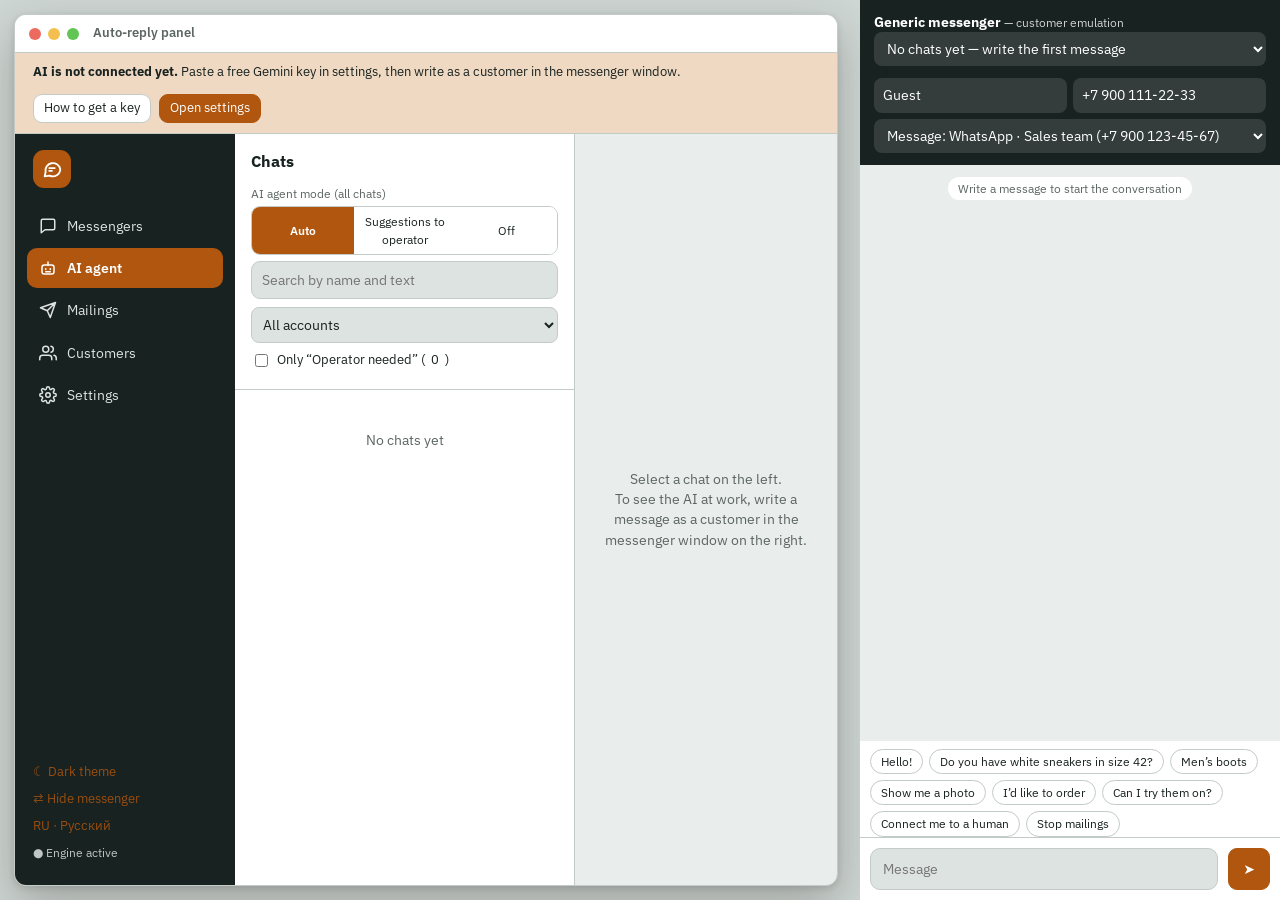
<file: demo/index.html>
<!doctype html>
<html lang="ru">
<head>
<meta charset="utf-8">
<meta name="viewport" content="width=device-width, initial-scale=1">
<title>Панель автоответов</title>
<meta name="robots" content="noindex">
<script src="i18n.js"></script>
<script>document.documentElement.dataset.theme=localStorage.getItem("aicrm_theme")||(matchMedia("(prefers-color-scheme: dark)").matches?"dark":"light")</script>
<link rel="preconnect" href="https://fonts.googleapis.com">
<link rel="stylesheet" href="https://fonts.googleapis.com/css2?family=IBM+Plex+Sans:wght@400;500;600;700&display=swap">
<link rel="stylesheet" href="style.css">
</head>
<body>
<div class="desk">
<div class="window">
<div class="titlebar"><span class="dots"><i></i><i></i><i></i></span><b>Панель автоответов</b></div>
<div id="guide" class="guide" hidden></div>
<div class="app">
  <aside class="side">
    <div class="logo"><svg width="22" height="22" viewBox="0 0 24 24" fill="none" stroke="currentColor" stroke-width="2" stroke-linecap="round" stroke-linejoin="round"><path d="M21 12a8 8 0 0 1-11.5 7.2L4 20l1-4.5A8 8 0 1 1 21 12z"/><path d="M9 11h6M9 14h3"/></svg></div>
    <nav class="nav" id="nav"></nav>
    <div class="foot">
      <a href="#" id="theme-toggle">☾ Тёмная тема</a>
      <a href="#" id="dock-toggle">⇄ Скрыть мессенджер</a>
      <a href="#" id="lang-toggle"></a>
      <span id="engine">● Движок активен</span>
    </div>
  </aside>
  <main id="view"></main>
</div>
</div>
  <aside class="dock" id="dock"><iframe src="messenger.html?embed" title="Эмулятор мессенджера"></iframe></aside>
</div>
<div id="rotate" class="rotate" hidden><div><b>Демо рассчитано на компьютер</b><p>С телефона поверните его горизонтально, а лучше откройте демо на компьютере: так будут видны панель и мессенджер одновременно.</p><button class="btn primary" id="rotate-ok">Всё равно продолжить</button></div></div>
<div id="modal"></div>
<div id="toast"></div>
<script src="core.js"></script>
<script src="ai.js"></script>
<script src="app.js"></script>
<script>
const lt=document.getElementById('lang-toggle');
lt.textContent=LANG==='en'?'RU · Русский':'EN · English';
lt.onclick=e=>{e.preventDefault();localStorage.setItem('landing-language',LANG==='en'?'ru':'en');location.reload()};
const rot=document.getElementById('rotate');
const needRotate=()=>!sessionStorage.getItem('rotate_ok')&&(innerWidth<760||(innerHeight>innerWidth&&innerWidth<1000));
const checkRotate=()=>{rot.hidden=!needRotate()};
document.getElementById('rotate-ok').onclick=()=>{try{sessionStorage.setItem('rotate_ok','1')}catch(e){}checkRotate()};
addEventListener('resize',checkRotate);addEventListener('orientationchange',checkRotate);checkRotate();
const dock=document.getElementById('dock'),tg=document.getElementById('dock-toggle');
tg.onclick=e=>{e.preventDefault();dock.classList.toggle('hide');tg.textContent=dock.classList.contains('hide')?'⇄ Показать мессенджер':'⇄ Скрыть мессенджер'};
</script>
</body>
</html>
</file>
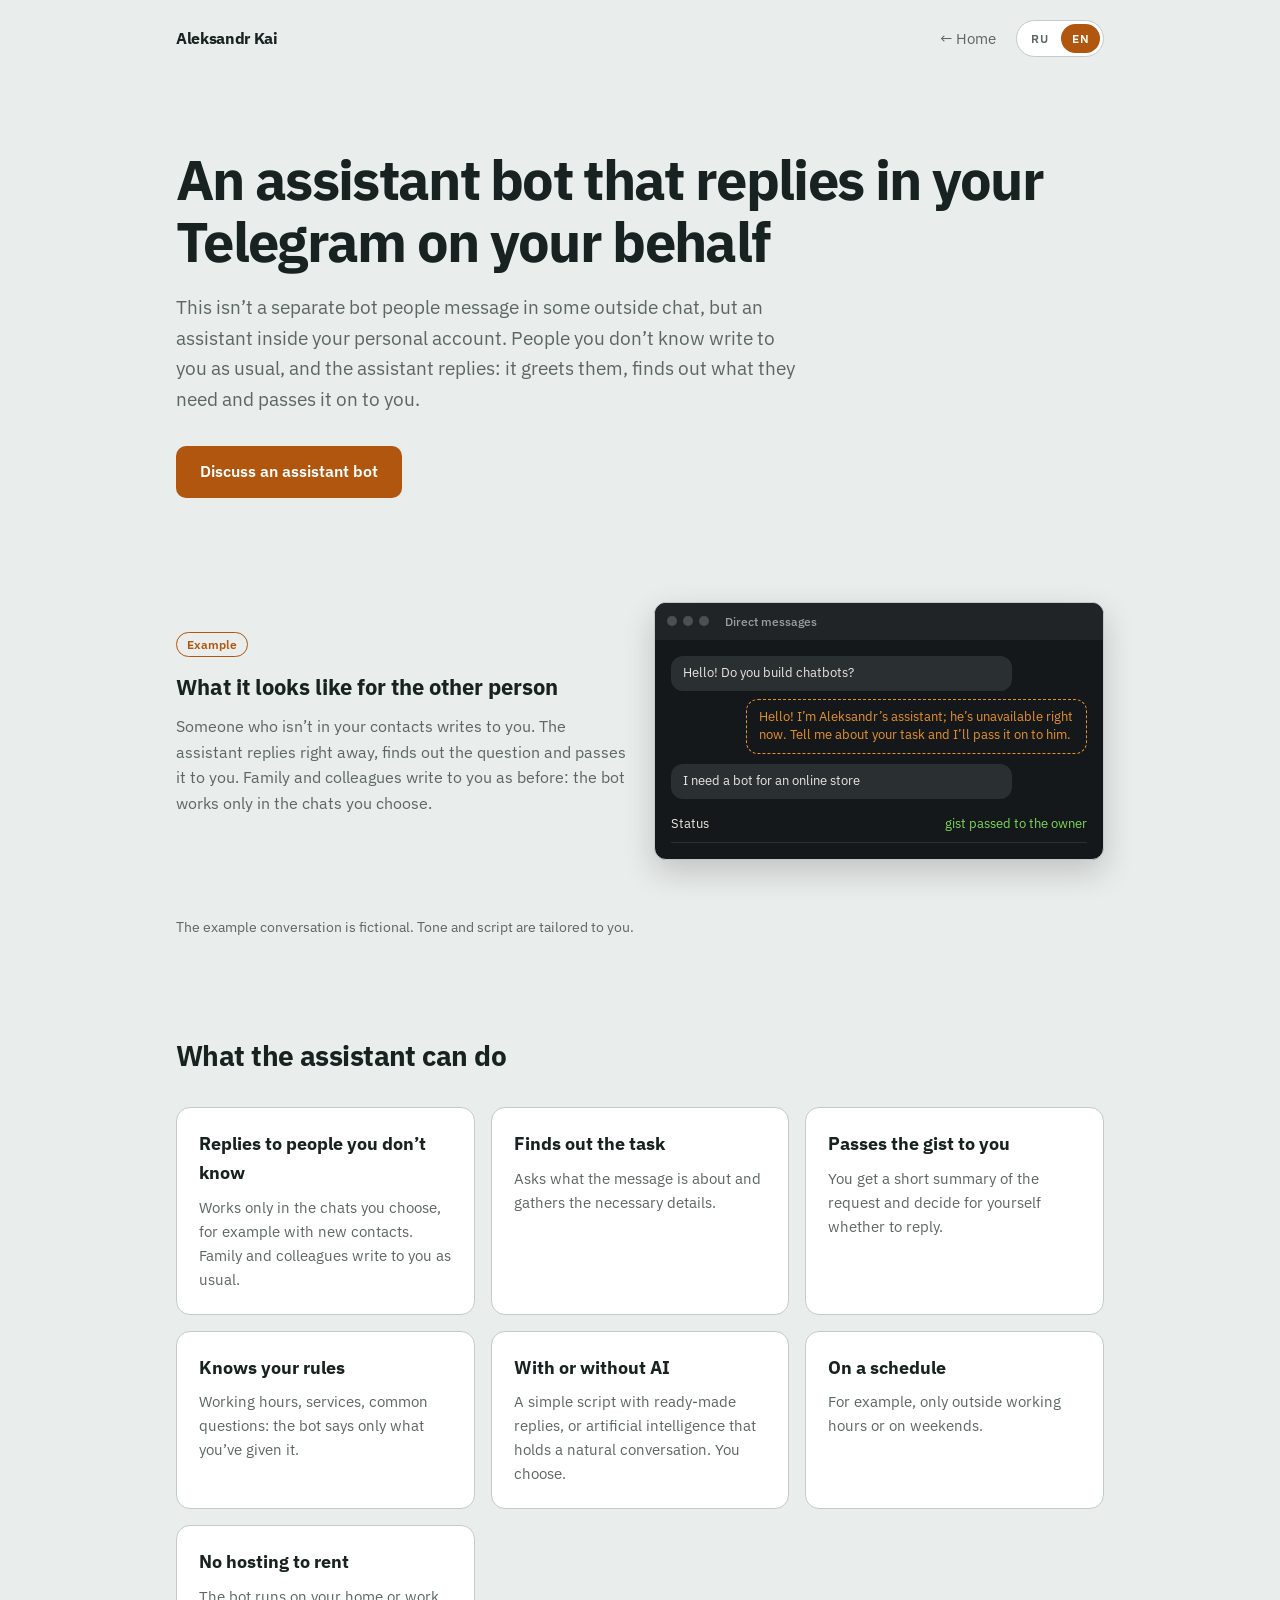
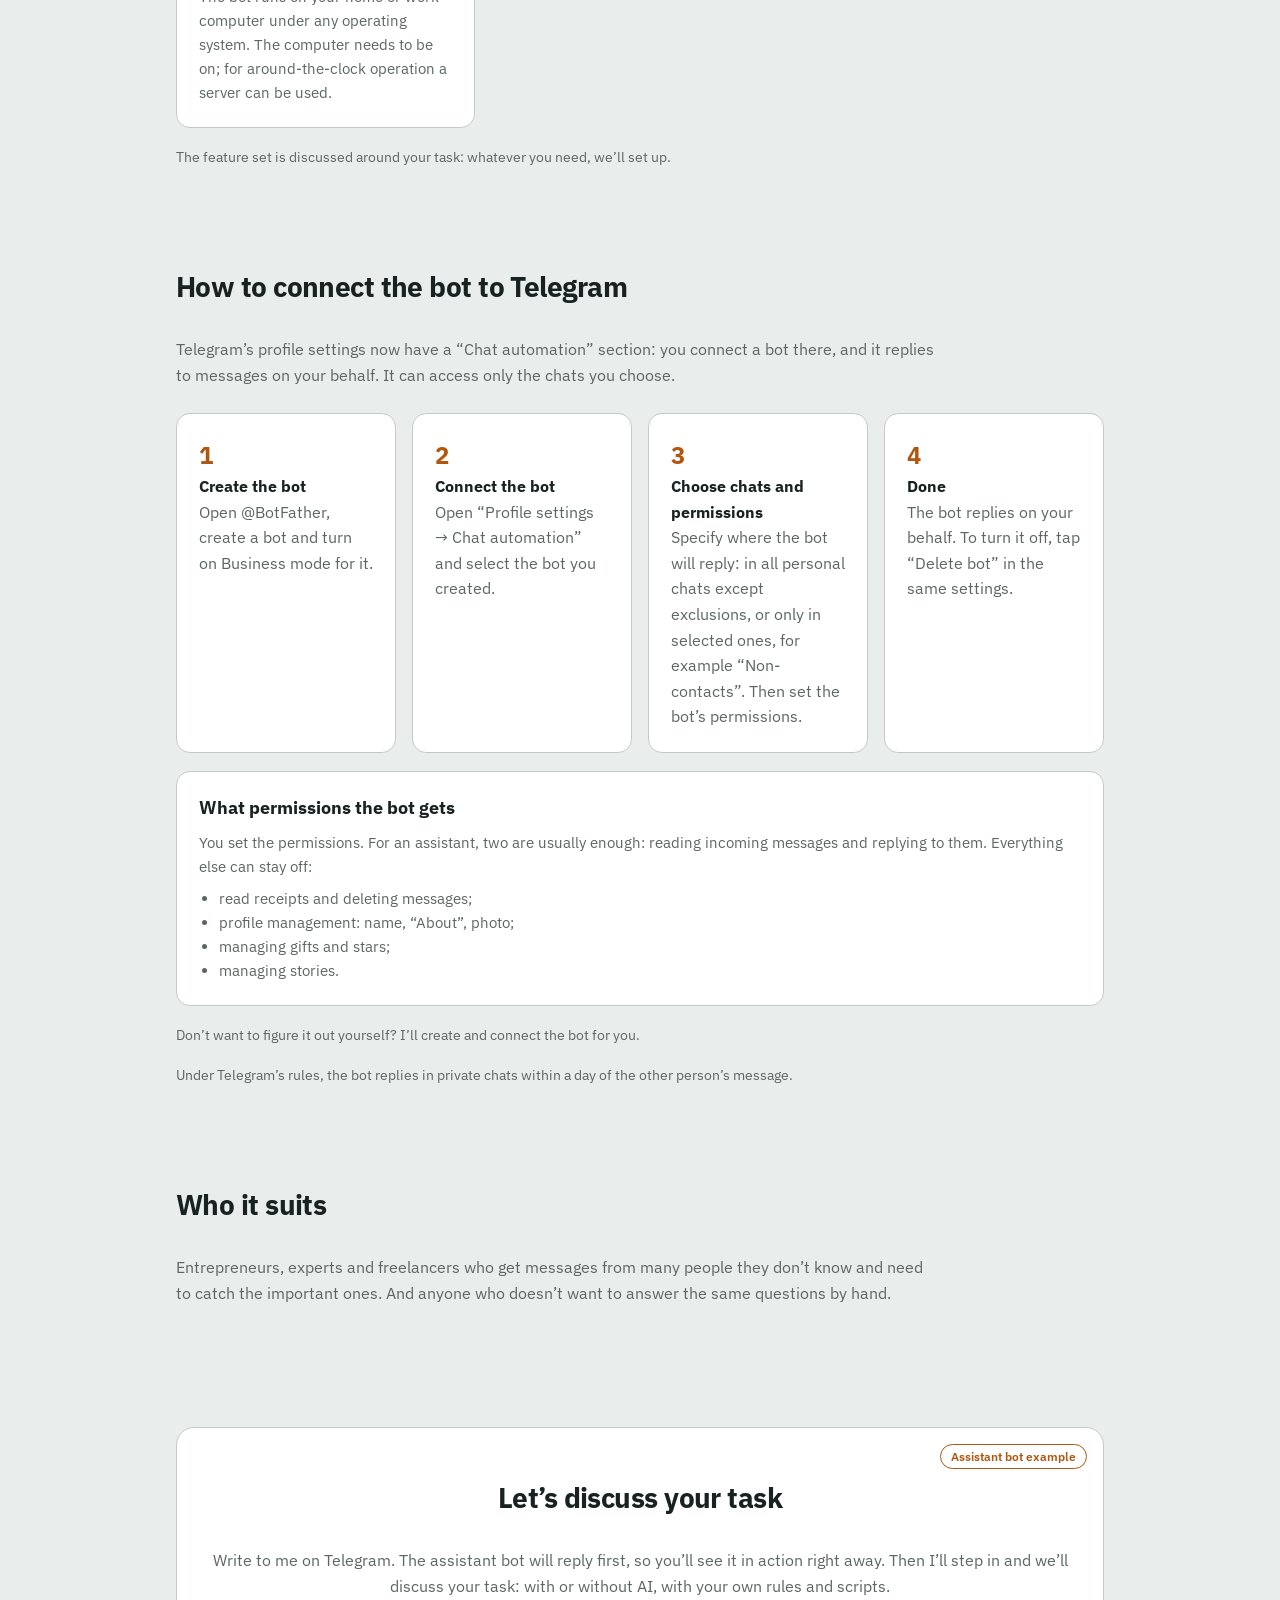
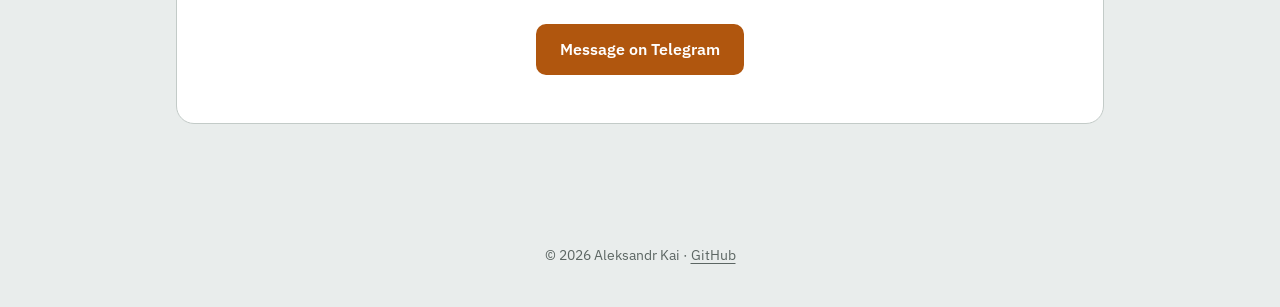
<file: telegram-sekretar/index.html>
<!doctype html>
<html lang="ru">
<head>
<meta charset="utf-8">
<meta name="viewport" content="width=device-width, initial-scale=1">
<title>Личный бот-секретарь в Telegram: отвечает от вашего имени — Александр Кай</title>
<meta name="description" content="Бот-секретарь для личного аккаунта Telegram: отвечает незнакомым людям от вашего имени, выясняет суть обращения и передаёт её вам. С ИИ или без, под вашу задачу.">
<link rel="canonical" href="https://aleksandr-kai.github.io/telegram-sekretar/">
<link rel="alternate" hreflang="ru" href="https://aleksandr-kai.github.io/telegram-sekretar/">
<link rel="alternate" hreflang="en" href="https://aleksandr-kai.github.io/telegram-sekretar/">
<link rel="alternate" hreflang="x-default" href="https://aleksandr-kai.github.io/telegram-sekretar/">
<meta name="robots" content="index,follow,max-snippet:-1,max-image-preview:large">
<meta name="author" content="Александр Кай">
<meta name="theme-color" content="#e8912f">
<meta property="og:type" content="website">
<meta property="og:site_name" content="Александр Кай">
<meta property="og:locale" content="ru_RU">
<meta property="og:locale:alternate" content="en_US">
<meta property="og:url" content="https://aleksandr-kai.github.io/telegram-sekretar/">
<meta property="og:title" content="Личный бот-секретарь в Telegram: отвечает от вашего имени — Александр Кай">
<meta property="og:description" content="Бот-секретарь для личного аккаунта Telegram: отвечает незнакомым людям от вашего имени, выясняет суть обращения и передаёт её вам. С ИИ или без, под вашу задачу.">
<meta name="twitter:card" content="summary">
<link rel="icon" href="data:image/svg+xml,%3Csvg xmlns='http://www.w3.org/2000/svg' viewBox='0 0 32 32'%3E%3Crect width='32' height='32' rx='8' fill='%23fc9003'/%3E%3Cpath d='M12 10l-6 6 6 6M20 10l6 6-6 6' stroke='%231f1503' stroke-width='3' fill='none' stroke-linecap='round' stroke-linejoin='round'/%3E%3C/svg%3E">
<script type="application/ld+json">{"@context": "https://schema.org", "@type": "Service", "name": "Личный бот-секретарь в Telegram", "serviceType": "Разработка чат-ботов", "description": "Бот-секретарь для личного аккаунта Telegram: отвечает незнакомым людям от вашего имени, выясняет суть обращения и передаёт её вам. С ИИ или без, под вашу задачу.", "url": "https://aleksandr-kai.github.io/telegram-sekretar/", "provider": {"@type": "Person", "name": "Александр Кай", "alternateName": "Aleksandr Kai", "url": "https://aleksandr-kai.github.io/", "sameAs": ["https://github.com/Aleksandr-Kai"]}, "areaServed": [{"@type": "City", "name": "Бишкек"}, {"@type": "Country", "name": "Кыргызстан"}], "availableLanguage": ["ru", "en"]}</script>
<script type="application/ld+json">{"@context": "https://schema.org", "@type": "BreadcrumbList", "itemListElement": [{"@type": "ListItem", "position": 1, "name": "Александр Кай", "item": "https://aleksandr-kai.github.io/"}, {"@type": "ListItem", "position": 2, "name": "Личный бот-секретарь в Telegram", "item": "https://aleksandr-kai.github.io/telegram-sekretar/"}]}</script>
<link rel="preconnect" href="https://fonts.googleapis.com">
<link rel="stylesheet" href="https://fonts.googleapis.com/css2?family=IBM+Plex+Sans:wght@400;500;600;700&display=swap">
<style>
:root{--bg:#e9edec;--fg:#182220;--muted:#5c6663;--card:#ffffff;--line:#c3cbc8;--accent:#b0560e;--accent-fg:#ffffff;--accent-text:#b0560e}
@media (prefers-color-scheme:dark){:root{--bg:#15181a;--fg:#eae7e0;--muted:#9ba09f;--card:#202426;--line:#3c4144;--accent:#e8912f;--accent-fg:#1a1204;--accent-text:#e8912f}}
*{box-sizing:border-box}
body{margin:0;font:16px/1.6 "IBM Plex Sans",system-ui,-apple-system,"Segoe UI",Roboto,sans-serif;background:var(--bg);color:var(--fg)}
.wrap{max-width:960px;margin:0 auto;padding:0 16px}
header{padding:20px 0;display:flex;justify-content:space-between;align-items:center}
.logo{font-weight:700;letter-spacing:-.02em}
nav a{color:var(--muted);text-decoration:none;margin-left:20px;font-size:15px}
nav a:hover{color:var(--fg)}
.hero{padding:72px 0 56px}
h1{font-size:clamp(32px,6vw,56px);line-height:1.1;letter-spacing:-.03em;margin:0 0 20px}
.hero p{font-size:19px;color:var(--muted);max-width:620px;margin:0 0 32px}
.btn{display:inline-block;background:var(--accent);color:var(--accent-fg);padding:13px 24px;border-radius:10px;text-decoration:none;font-weight:600}
.btn:hover{filter:brightness(1.08)}
.btn.ghost{background:none;color:var(--fg);border:1px solid var(--line);margin-left:8px}
section{padding:48px 0}
h2{font-size:28px;letter-spacing:-.02em;margin:0 0 28px}
.grid{display:grid;gap:16px;grid-template-columns:repeat(auto-fit,minmax(260px,1fr))}
.card{background:var(--card);border:1px solid var(--line);border-radius:14px;padding:22px}
.card h3{margin:0 0 8px;font-size:18px}
.card p{margin:0;color:var(--muted);font-size:15px}
.steps{counter-reset:s;list-style:none;padding:0;margin:0;display:grid;gap:16px;grid-template-columns:repeat(auto-fit,minmax(200px,1fr))}
.steps li{counter-increment:s;background:var(--card);border:1px solid var(--line);border-radius:14px;padding:22px}
.steps li::before{content:counter(s);display:block;color:var(--accent-text);font-weight:700;font-size:24px}
.tags{display:flex;flex-wrap:wrap;gap:8px}
.tags span{border:1px solid var(--line);border-radius:999px;padding:6px 14px;font-size:14px;color:var(--muted)}
.contact{text-align:center;background:var(--card);border:1px solid var(--line);border-radius:18px;padding:48px 20px;margin-bottom:48px}
.contact p{color:var(--muted);margin:0 0 24px}
footer a{color:inherit;text-decoration:underline;text-underline-offset:3px}
footer a:hover{color:var(--fg)}
footer{padding:24px 0 40px;color:var(--muted);font-size:14px;text-align:center}
.case{display:grid;gap:28px;grid-template-columns:1fr 1fr;align-items:center;margin-bottom:56px}
.case.rev .shot{order:2}
.case h3{font-size:22px;margin:0 0 10px}
.case p{color:var(--muted);margin:0 0 14px}
.case ul{margin:0;padding-left:20px;color:var(--muted);font-size:15px}
.badge{display:inline-block;font-size:12px;font-weight:600;color:var(--accent-text);border:1px solid var(--accent);border-radius:999px;padding:2px 10px;margin-bottom:12px}
.shot{background:#15181a;border:1px solid var(--line);border-radius:12px;overflow:hidden;box-shadow:0 12px 32px rgba(0,0,0,.18);font-size:13px;color:#eae7e0}
.bar{background:#202426;padding:9px 12px;display:flex;gap:6px;align-items:center}
.bar i{width:10px;height:10px;border-radius:50%;background:#4a5053}
.bar b{margin-left:10px;font-weight:500;color:#9ba09f;font-size:12px}
.body{padding:16px}
.row{display:flex;justify-content:space-between;gap:10px;padding:7px 0;border-bottom:1px solid #2a2f31}
.row span:last-child{color:#9ba09f}
.pb{height:8px;background:#2a2f31;border-radius:6px;margin:10px 0 6px;overflow:hidden}
.pb div{height:100%;width:64%;background:#e8912f}
.ok{color:#7ed957!important}.warn{color:#e8912f!important}
.msg{max-width:82%;padding:8px 12px;border-radius:12px;margin:0 0 8px;line-height:1.45}
.msg.in{background:#2a2f31}
.msg.out{background:#e8912f;color:#1a1204;margin-left:auto}
.msg.draft{background:none;border:1px dashed #e8912f;color:#e8912f;margin-left:auto}
.kpis{display:grid;grid-template-columns:repeat(3,1fr);gap:8px;margin-bottom:12px}
.kpis div{background:#202426;border-radius:8px;padding:10px}
.kpis strong{display:block;font-size:20px;color:#e8912f}
.kpis small{color:#9ba09f}
.chart{display:flex;gap:8px;align-items:flex-end;height:90px;border-bottom:1px solid #2a2f31}
.chart span{flex:1;height:var(--h);background:#e8912f;border-radius:4px 4px 0 0;transform-origin:bottom;animation:grow .9s ease both}
.chart span:nth-child(even){background:#c97a22}
.days{display:flex;gap:8px;margin-top:6px;color:#9ba09f;font-size:11px}.days span{flex:1;text-align:center}
.flow{display:flex;flex-wrap:wrap;gap:8px;justify-content:center}
.node{background:#202426;border:1px solid #3c4144;border-radius:8px;padding:8px 14px}
.node.hub{background:#e8912f;color:#1a1204;font-weight:600;border-color:#e8912f}
.arrows{width:100%;text-align:center;color:#e8912f;letter-spacing:12px}
.pb div{animation:fill 3s ease-in-out infinite alternate}
@keyframes grow{from{transform:scaleY(0)}}
@keyframes fill{from{width:20%}to{width:64%}}
@media(prefers-reduced-motion:reduce){.chart span,.pb div{animation:none}}
@media(max-width:720px){.case{grid-template-columns:1fr}.case.rev .shot{order:0}}
.lang-switch{display:inline-flex;gap:2px;padding:3px;border:1px solid var(--line);border-radius:999px;background:var(--card);margin-left:20px}
.lang-tab{appearance:none;border:0;border-radius:999px;padding:5px 11px;background:none;color:var(--muted);font:inherit;font-size:12px;font-weight:600;letter-spacing:.04em;cursor:pointer;transition:background .15s,color .15s}
.lang-tab:hover{color:var(--fg)}
.lang-tab.is-active{background:var(--accent);color:var(--accent-fg)}
.right{display:flex;align-items:center}
.lead{color:var(--muted);max-width:760px;margin:0 0 24px}
.lead.end{color:var(--fg);font-weight:600;margin:24px 0 0}
.vs{display:grid;gap:16px;grid-template-columns:repeat(auto-fit,minmax(280px,1fr))}
.vs ul{margin:0;padding-left:20px;color:var(--muted);font-size:15px}
.vs li{margin-bottom:8px}
.vs .card:not(.own){opacity:.85}
.vs .own{border-color:var(--accent);box-shadow:0 0 0 1px var(--accent)}
.tech{margin:20px 0 0;font-size:13px;color:var(--muted)}
.card.main{margin-bottom:28px}
.card.main ul{margin:12px 0 0;padding-left:20px;color:var(--fg);font-size:16px}
.card.main li{margin-bottom:6px}
.ba{display:grid;gap:16px;grid-template-columns:repeat(auto-fit,minmax(260px,1fr));margin-bottom:40px}
.ba .own{border-color:var(--accent);box-shadow:0 0 0 1px var(--accent)}
.h2row{display:flex;align-items:center;justify-content:space-between;gap:12px 20px;flex-wrap:wrap;margin-bottom:28px}
.h2row h2{margin:0}
.btn.sm{padding:9px 18px;font-size:14px}
.fly{position:fixed;right:16px;bottom:16px;z-index:50;display:flex;align-items:center;gap:6px;background:var(--accent);color:var(--accent-fg);border-radius:14px;box-shadow:0 8px 24px rgba(0,0,0,.22);min-height:84px;padding:4px 14px 4px 22px;font-size:18px;font-weight:600;transition:opacity .2s,transform .2s}
.fly[hidden]{display:none}
.fly.off{opacity:0;transform:translateY(8px);pointer-events:none}
.fly a{display:flex;align-items:center;gap:8px;color:inherit;text-decoration:none;padding:6px 0}
.fly .arr{display:inline-block;font-style:normal;font-size:26px;line-height:1;animation:bob 1.4s ease-in-out infinite}
.fly.up .arr{transform:rotate(180deg);animation-name:bobup}
.fly .x{appearance:none;border:0;background:rgba(0,0,0,.12);color:inherit;width:26px;height:26px;border-radius:8px;font-size:16px;line-height:1;cursor:pointer}
@keyframes bob{50%{transform:translateY(4px)}}
@keyframes bobup{0%,100%{transform:rotate(180deg) translateY(0)}50%{transform:rotate(180deg) translateY(4px)}}
html{scroll-behavior:smooth}
@media(prefers-reduced-motion:reduce){.fly .arr{animation:none}html{scroll-behavior:auto}}
.more{display:inline-block;margin-top:10px;color:var(--accent-text);font-weight:600;text-decoration:none}
.more:hover{text-decoration:underline}
.faq details{background:var(--card);border:1px solid var(--line);border-radius:14px;padding:14px 18px;margin-bottom:10px}
.faq summary{cursor:pointer;font-weight:600}
.faq details p{color:var(--muted);margin:10px 0 0}
@media(max-width:520px){.fly{right:12px;bottom:12px;font-size:15px;max-width:calc(100vw - 24px)}}
@media(max-width:520px){.lang-switch{margin-left:0}}
@media(max-width:520px){nav{display:none}.btn.ghost{margin:10px 0 0}}

.perms{margin-top:18px}.perms ul{margin:8px 0 0;padding-left:20px;color:var(--muted);font-size:15px}.perms p{margin:0}
.contact{position:relative}
.contact .badge{position:absolute;top:16px;right:16px;margin:0}
.note{color:var(--muted);font-size:14px;margin:18px 0 0}
</style>
</head>
<body>
<div class="wrap">
  <header>
    <a class="logo" href="../" style="color:inherit;text-decoration:none">Александр Кай</a>
    <div class="right"><nav><a href="../">← На главную</a></nav>
    <div class="lang-switch" role="group" aria-label="Language"><button class="lang-tab is-active" type="button" data-language="ru" aria-pressed="true">RU</button><button class="lang-tab" type="button" data-language="en" aria-pressed="false">EN</button></div></div>
  </header>

  <div class="hero">
    <h1>Бот-секретарь, который отвечает в вашем Telegram от вашего имени</h1>
    <p>Это не отдельный бот, с которым пишут в стороннем чате, а помощник внутри вашего личного аккаунта. Незнакомые люди пишут вам как обычно, а отвечает секретарь: знакомится, выясняет суть и передаёт её вам.</p>
    <a class="btn" href="#contact">Обсудить бота-секретаря</a>
  </div>

  <section>
    <div class="case">
      <div>
        <span class="badge">Пример</span>
        <h3>Как это выглядит для собеседника</h3>
        <p>Человек, которого нет в ваших контактах, пишет вам. Секретарь отвечает сразу, выясняет вопрос и передаёт его вам. Близкие и коллеги пишут вам как раньше: бот работает только в выбранных чатах.</p>
      </div>
      <div class="shot" role="img" aria-label="Пример диалога с секретарём">
        <div class="bar"><i></i><i></i><i></i><b>Личные сообщения</b></div>
        <div class="body">
          <div class="msg in">Здравствуйте! Подскажите, вы делаете чат-ботов?</div>
          <div class="msg draft">Здравствуйте! Я помощник Александра, он сейчас не на связи. Расскажите, какая у вас задача, и я передам ему.</div>
          <div class="msg in" style="margin-top:10px">Нужен бот для интернет-магазина</div>
          <div class="row"><span>Статус</span><span class="ok">суть передана владельцу</span></div>
        </div>
      </div>
    </div>
    <p class="note">Пример диалога вымышленный. Тон и сценарий настраиваются под вас.</p>
  </section>

  <section>
    <h2>Что умеет секретарь</h2>
    <div class="grid">
      <div class="card"><h3>Отвечает незнакомым</h3><p>Работает только в тех чатах, которые вы выбрали, например с новыми контактами. Близкие и коллеги пишут вам как обычно.</p></div>
      <div class="card"><h3>Выясняет задачу</h3><p>Спрашивает, по какому вопросу написали, и собирает нужные детали.</p></div>
      <div class="card"><h3>Передаёт суть вам</h3><p>Вы получаете краткое изложение обращения и сами решаете, отвечать ли.</p></div>
      <div class="card"><h3>Знает ваши правила</h3><p>Часы работы, услуги, частые вопросы: бот говорит только то, что вы ему задали.</p></div>
      <div class="card"><h3>С ИИ или без</h3><p>Простой сценарий с готовыми ответами или искусственный интеллект, который ведёт живой диалог. Выбираете вы.</p></div>
      <div class="card"><h3>По расписанию</h3><p>Например, только вне рабочего времени или в выходные.</p></div>
      <div class="card"><h3>Без аренды хостинга</h3><p>Бот работает на вашем домашнем или рабочем компьютере под любой операционной системой. Нужен включённый компьютер; для работы круглосуточно можно использовать сервер.</p></div>
    </div>
    <p class="note">Набор функций обсуждается под вашу задачу: что нужно, то и настроим.</p>
  </section>

  <section>
    <h2>Как подключить бота к Telegram</h2>
    <p class="lead">В настройках профиля Telegram появился раздел «Автоматизация чатов»: туда подключается бот, который отвечает на сообщения от вашего имени. Он получает доступ только к тем чатам, которые вы выберете.</p>
    <ol class="steps">
      <li><strong>Создайте бота</strong><br><span style="color:var(--muted)">Откройте @BotFather, создайте бота и включите для него режим Business.</span></li>
      <li><strong>Подключите бота</strong><br><span style="color:var(--muted)">Откройте «Настройки профиля → Автоматизация чатов» и выберите созданного бота.</span></li>
      <li><strong>Выберите чаты и права</strong><br><span style="color:var(--muted)">Укажите, где бот будет отвечать: во всех личных чатах, кроме исключений, или только в выбранных, например «Не контакты». Затем задайте права бота.</span></li>
      <li><strong>Готово</strong><br><span style="color:var(--muted)">Бот отвечает от вашего имени. Чтобы отключить его, нажмите «Удалить бота» в тех же настройках.</span></li>
    </ol>
    <div class="card perms">
      <h3>Какие права получает бот</h3>
      <p>Права задаёте вы. Для секретаря обычно достаточно двух: читать входящие сообщения и отвечать на них. Всё остальное можно оставить выключенным:</p>
      <ul>
        <li>отметки о прочтении и удаление сообщений;</li>
        <li>управление профилем: имя, «О себе», фото;</li>
        <li>управление подарками и звёздами;</li>
        <li>управление историями.</li>
      </ul>
    </div>
    <p class="note">Не хотите разбираться самостоятельно? Я создам и подключу бота за вас.</p>
    <p class="note">По правилам Telegram бот отвечает в личных чатах в течение суток после сообщения собеседника.</p>
  </section>

  <section>
    <h2>Кому подойдёт</h2>
    <p class="lead">Предпринимателям, экспертам и фрилансерам, которым пишет много незнакомых людей и нужно не пропускать важные обращения. А также тем, кто не хочет отвечать на одни и те же вопросы вручную.</p>
  </section>

  <section id="contact">
    <div class="contact">
      <span class="badge">Пример бота секретаря</span>
      <h2>Обсудим вашу задачу</h2>
      <p>Напишите мне в Telegram. Первым вам ответит бот-секретарь: так вы сразу увидите его в работе. Затем подключусь я, и мы обсудим вашу задачу: с ИИ или без, с вашими правилами и сценариями.</p>
      <a class="btn" href="https://t.me/aleksandr_kai?text=%D0%97%D0%B4%D1%80%D0%B0%D0%B2%D1%81%D1%82%D0%B2%D1%83%D0%B9%D1%82%D0%B5%21%20%D0%A5%D0%BE%D1%87%D1%83%20%D0%BE%D0%B1%D1%81%D1%83%D0%B4%D0%B8%D1%82%D1%8C%20%D0%B1%D0%BE%D1%82%D0%B0-%D1%81%D0%B5%D0%BA%D1%80%D0%B5%D1%82%D0%B0%D1%80%D1%8F%20%D0%B4%D0%BB%D1%8F%20Telegram" data-text-ru="Здравствуйте! Хочу обсудить бота-секретаря для Telegram" data-text-en="Hello! I’d like to discuss an assistant bot for Telegram" rel="noopener" id="cta2">Написать в Telegram</a>
    </div>
  </section>

  <footer><span>© 2026 Александр Кай</span> · <a href="https://github.com/Aleksandr-Kai" target="_blank" rel="noopener">GitHub</a></footer>
</div>
<script>
(function(){
var EN={"Александр Кай": "Aleksandr Kai", "← На главную": "← Home", "Бот-секретарь, который отвечает в вашем Telegram от вашего имени": "An assistant bot that replies in your Telegram on your behalf", "Это не отдельный бот, с которым пишут в стороннем чате, а помощник внутри вашего личного аккаунта. Незнакомые люди пишут вам как обычно, а отвечает секретарь: знакомится, выясняет суть и передаёт её вам.": "This isn’t a separate bot people message in some outside chat, but an assistant inside your personal account. People you don’t know write to you as usual, and the assistant replies: it greets them, finds out what they need and passes it on to you.", "Обсудить бота-секретаря": "Discuss an assistant bot", "Пример": "Example", "Как это выглядит для собеседника": "What it looks like for the other person", "Человек, которого нет в ваших контактах, пишет вам. Секретарь отвечает сразу, выясняет вопрос и передаёт его вам. Близкие и коллеги пишут вам как раньше: бот работает только в выбранных чатах.": "Someone who isn’t in your contacts writes to you. The assistant replies right away, finds out the question and passes it to you. Family and colleagues write to you as before: the bot works only in the chats you choose.", "Личные сообщения": "Direct messages", "Здравствуйте! Подскажите, вы делаете чат-ботов?": "Hello! Do you build chatbots?", "Здравствуйте! Я помощник Александра, он сейчас не на связи. Расскажите, какая у вас задача, и я передам ему.": "Hello! I’m Aleksandr’s assistant; he’s unavailable right now. Tell me about your task and I’ll pass it on to him.", "Нужен бот для интернет-магазина": "I need a bot for an online store", "Статус": "Status", "суть передана владельцу": "gist passed to the owner", "Пример диалога вымышленный. Тон и сценарий настраиваются под вас.": "The example conversation is fictional. Tone and script are tailored to you.", "Что умеет секретарь": "What the assistant can do", "Отвечает незнакомым": "Replies to people you don’t know", "Работает только в тех чатах, которые вы выбрали, например с новыми контактами. Близкие и коллеги пишут вам как обычно.": "Works only in the chats you choose, for example with new contacts. Family and colleagues write to you as usual.", "Выясняет задачу": "Finds out the task", "Спрашивает, по какому вопросу написали, и собирает нужные детали.": "Asks what the message is about and gathers the necessary details.", "Передаёт суть вам": "Passes the gist to you", "Вы получаете краткое изложение обращения и сами решаете, отвечать ли.": "You get a short summary of the request and decide for yourself whether to reply.", "Знает ваши правила": "Knows your rules", "Часы работы, услуги, частые вопросы: бот говорит только то, что вы ему задали.": "Working hours, services, common questions: the bot says only what you’ve given it.", "С ИИ или без": "With or without AI", "Простой сценарий с готовыми ответами или искусственный интеллект, который ведёт живой диалог. Выбираете вы.": "A simple script with ready-made replies, or artificial intelligence that holds a natural conversation. You choose.", "По расписанию": "On a schedule", "Например, только вне рабочего времени или в выходные.": "For example, only outside working hours or on weekends.", "Набор функций обсуждается под вашу задачу: что нужно, то и настроим.": "The feature set is discussed around your task: whatever you need, we’ll set up.", "В настройках профиля Telegram появился раздел «Автоматизация чатов»: туда подключается бот, который отвечает на сообщения от вашего имени. Он получает доступ только к тем чатам, которые вы выберете.": "Telegram’s profile settings now have a “Chat automation” section: you connect a bot there, and it replies to messages on your behalf. It can access only the chats you choose.", "Готово": "Done", "По правилам Telegram бот отвечает в личных чатах в течение суток после сообщения собеседника.": "Under Telegram’s rules, the bot replies in private chats within a day of the other person’s message.", "Кому подойдёт": "Who it suits", "Предпринимателям, экспертам и фрилансерам, которым пишет много незнакомых людей и нужно не пропускать важные обращения. А также тем, кто не хочет отвечать на одни и те же вопросы вручную.": "Entrepreneurs, experts and freelancers who get messages from many people they don’t know and need to catch the important ones. And anyone who doesn’t want to answer the same questions by hand.", "Обсудим вашу задачу": "Let’s discuss your task", "Написать в Telegram": "Message on Telegram", "© 2026 Александр Кай": "© 2026 Aleksandr Kai", "Какие права получает бот": "What permissions the bot gets", "Права задаёте вы. Для секретаря обычно достаточно двух: читать входящие сообщения и отвечать на них. Всё остальное можно оставить выключенным:": "You set the permissions. For an assistant, two are usually enough: reading incoming messages and replying to them. Everything else can stay off:", "отметки о прочтении и удаление сообщений;": "read receipts and deleting messages;", "управление профилем: имя, «О себе», фото;": "profile management: name, “About”, photo;", "управление подарками и звёздами;": "managing gifts and stars;", "управление историями.": "managing stories.", "Как подключить бота к Telegram": "How to connect the bot to Telegram", "Создайте бота": "Create the bot", "Откройте @BotFather, создайте бота и включите для него режим Business.": "Open @BotFather, create a bot and turn on Business mode for it.", "Подключите бота": "Connect the bot", "Откройте «Настройки профиля → Автоматизация чатов» и выберите созданного бота.": "Open “Profile settings → Chat automation” and select the bot you created.", "Выберите чаты и права": "Choose chats and permissions", "Укажите, где бот будет отвечать: во всех личных чатах, кроме исключений, или только в выбранных, например «Не контакты». Затем задайте права бота.": "Specify where the bot will reply: in all personal chats except exclusions, or only in selected ones, for example “Non-contacts”. Then set the bot’s permissions.", "Бот отвечает от вашего имени. Чтобы отключить его, нажмите «Удалить бота» в тех же настройках.": "The bot replies on your behalf. To turn it off, tap “Delete bot” in the same settings.", "Не хотите разбираться самостоятельно? Я создам и подключу бота за вас.": "Don’t want to figure it out yourself? I’ll create and connect the bot for you.", "Без аренды хостинга": "No hosting to rent", "Бот работает на вашем домашнем или рабочем компьютере под любой операционной системой. Нужен включённый компьютер; для работы круглосуточно можно использовать сервер.": "The bot runs on your home or work computer under any operating system. The computer needs to be on; for around-the-clock operation a server can be used.", "Напишите мне в Telegram. Первым вам ответит бот-секретарь: так вы сразу увидите его в работе. Затем подключусь я, и мы обсудим вашу задачу: с ИИ или без, с вашими правилами и сценариями.": "Write to me on Telegram. The assistant bot will reply first, so you’ll see it in action right away. Then I’ll step in and we’ll discuss your task: with or without AI, with your own rules and scripts.", "Пример бота секретаря": "Assistant bot example"};
var ATTR={"Пример диалога с секретарём": "Example conversation with the assistant"};
var META={"title": ["Личный бот-секретарь в Telegram: отвечает от вашего имени — Александр Кай", "Personal assistant bot in Telegram: replies on your behalf — Aleksandr Kai"], "desc": ["Бот-секретарь для личного аккаунта Telegram: отвечает незнакомым людям от вашего имени, выясняет суть обращения и передаёт её вам. С ИИ или без, под вашу задачу.", "An assistant bot for your personal Telegram account: replies to people you don’t know on your behalf, finds out what they need and passes it to you. With or without AI, tailored to your task."]};
var KEY="landing-language";
var original=new WeakMap();
var buttons=[].slice.call(document.querySelectorAll(".lang-tab"));
function walk(lang){
  var w=document.createTreeWalker(document.body,NodeFilter.SHOW_TEXT),n;
  while((n=w.nextNode())){
    if(n.parentNode.closest("script,style"))continue;
    if(!original.has(n)){var t=n.nodeValue.trim();if(!EN[t])continue;original.set(n,n.nodeValue);}
    var o=original.get(n);if(o===undefined)continue;
    var key=o.trim();
    n.nodeValue=lang==="en"?o.replace(key,EN[key]):o;
  }
  document.querySelectorAll("[aria-label]").forEach(function(e){
    if(!e.hasAttribute("data-ru-label")){if(!ATTR[e.getAttribute("aria-label")])return;e.setAttribute("data-ru-label",e.getAttribute("aria-label"));}
    var ru=e.getAttribute("data-ru-label");e.setAttribute("aria-label",lang==="en"?ATTR[ru]:ru);
  });
  document.querySelectorAll("a[data-text-ru]").forEach(function(a){
    var base=a.href.split("?text=")[0];
    a.href=base+"?text="+encodeURIComponent(lang==="en"?a.dataset.textEn:a.dataset.textRu);
  });
}
function apply(lang){
  lang=lang==="en"?"en":"ru";
  var i=lang==="en"?1:0;
  walk(lang);
  document.documentElement.lang=lang;
  document.title=META.title[i];
  document.querySelector('meta[name="description"]').content=META.desc[i];
  buttons.forEach(function(b){var a=b.dataset.language===lang;b.classList.toggle("is-active",a);b.setAttribute("aria-pressed",String(a));});
  try{localStorage.setItem(KEY,lang)}catch(e){}
}
buttons.forEach(function(b){b.addEventListener("click",function(){apply(b.dataset.language)})});
var saved=null;try{saved=localStorage.getItem(KEY)}catch(e){}
var nav=(navigator.language||"").slice(0,2);
apply(saved||(/^(ru|uk|be|kk|ky)$/.test(nav)?"ru":"en"));
})();
</script>
<script>
(function(){
var skip=false;
try{
if(location.hash==="#nocount")localStorage.setItem("no-count","1");
if(location.hash==="#count")localStorage.removeItem("no-count");
skip=localStorage.getItem("no-count")==="1";
}catch(e){}
if(skip||/^(localhost|127\.0\.0\.1|)$/.test(location.hostname))return;
var g=document.createElement("script");
g.async=true;g.src="https://gc.zgo.at/count.js";
g.setAttribute("data-goatcounter","https://aleksandr-kai.goatcounter.com/count");
document.head.appendChild(g);
})();
</script>
</body>
</html>
</file>
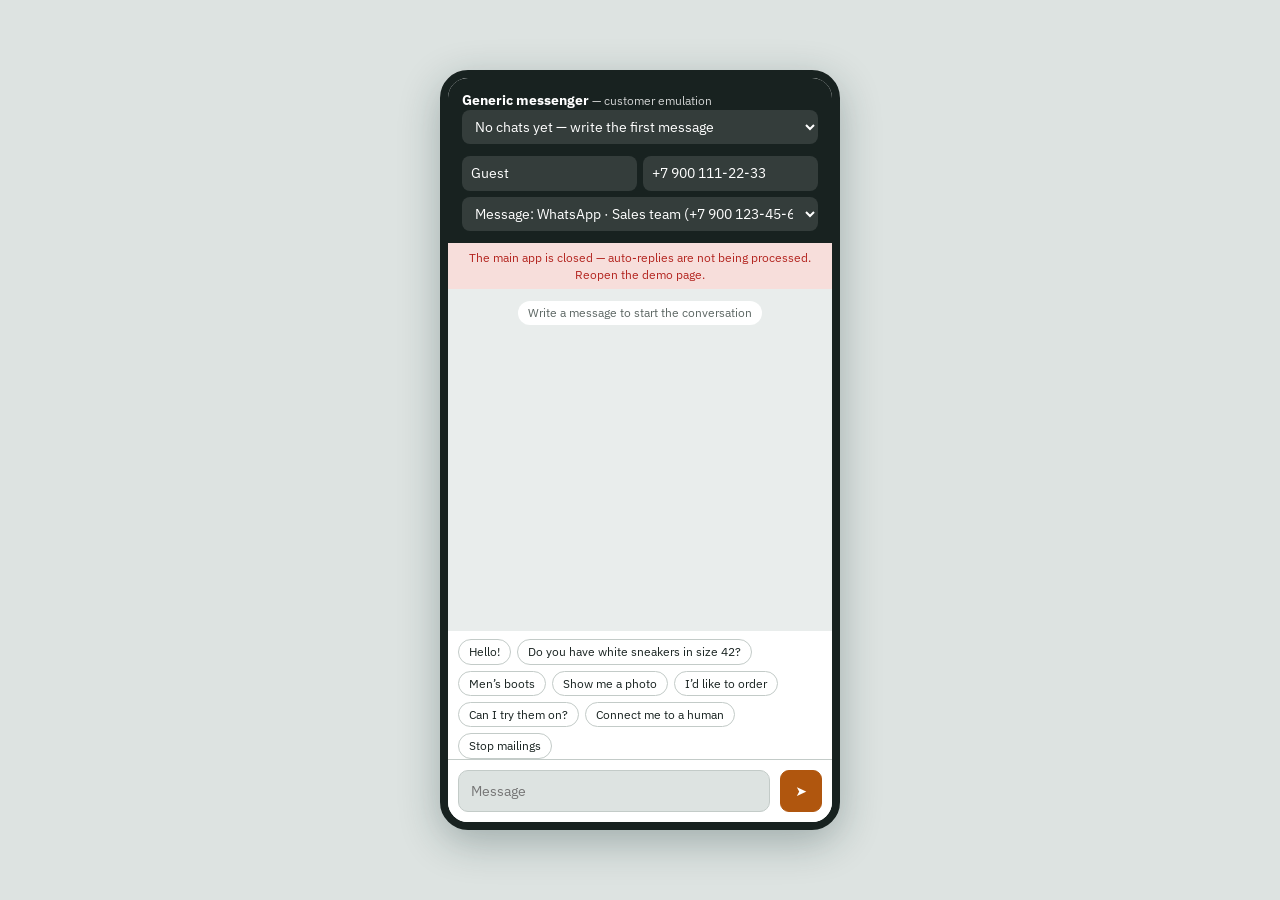
<file: demo/messenger.html>
<!doctype html>
<html lang="ru">
<head>
<meta charset="utf-8">
<meta name="robots" content="noindex">
<meta name="viewport" content="width=device-width, initial-scale=1">
<title>Эмулятор мессенджера</title>
<script src="i18n.js"></script>
<script>document.documentElement.dataset.theme=localStorage.getItem("aicrm_theme")||(matchMedia("(prefers-color-scheme: dark)").matches?"dark":"light");addEventListener("storage",e=>{if(e.key==="aicrm_theme")document.documentElement.dataset.theme=e.newValue})</script>
<link rel="preconnect" href="https://fonts.googleapis.com">
<link rel="stylesheet" href="https://fonts.googleapis.com/css2?family=IBM+Plex+Sans:wght@400;500;600;700&display=swap">
<link rel="stylesheet" href="style.css">
<style>
  body { background: var(--dock); display: grid; place-items: center; min-height: 100vh; padding: 16px; }
  .phone { width: 400px; max-width: 100%; height: min(760px, 94vh); background: var(--surface); border-radius: 28px; box-shadow: 0 12px 40px rgba(18,48,46,.3); display: flex; flex-direction: column; overflow: hidden; border: 8px solid var(--side); }
  .ph-head { background: var(--side); color: #fff; padding: 12px 14px; }
  .ph-head select, .ph-head input { width: 100%; padding: 7px 9px; border-radius: 8px; border: 0; margin-top: 6px; background: rgba(255,255,255,.12); color: #fff; }
  .ph-head select { margin-top: 0; margin-bottom: 6px; } .ph-head .r + select { margin-top: 6px; margin-bottom: 0; }
  .ph-head select option { color: #000; } .ph-head ::placeholder { color: rgba(255,255,255,.55); }
  .ph-head .r { display: flex; gap: 6px; }
  .ph-head small { opacity: .8; }
  .chat { flex: 1; overflow: auto; padding: 12px; background: var(--bg); display: flex; flex-direction: column; gap: 6px; }
  .chat .m { max-width: 80%; } .chat .m.me { align-self: flex-end; background: var(--primary-l); border-color: transparent; }
  .chat .m.them { align-self: flex-start; background: var(--surface); }
  .chat .m .meta { justify-content: flex-end; }
  .sys { align-self: center; font-size: 12px; color: var(--muted); background: var(--surface); padding: 3px 10px; border-radius: 99px; text-align: center; }
  .quick { display: flex; gap: 6px; flex-wrap: wrap; padding: 8px 10px 0; background: var(--surface); }
  .quick button { border: 1px solid var(--line); background: var(--surface); border-radius: 99px; padding: 3px 10px; font-size: 12px; cursor: pointer; }
  .quick button:hover { border-color: var(--primary); }
  .composer { padding: 10px; }
  .banner { background: var(--danger-l); color: var(--danger); font-size: 12px; padding: 6px 12px; text-align: center; }
  body.embed { padding: 0; min-height: 0; height: 100vh; }
  body.embed .phone { height: 100%; width: 100%; border-radius: 0; border: 0; box-shadow: none; }
</style>
</head>
<body>
<div class="phone">
  <div class="ph-head">
    <div><b>Абстрактный мессенджер</b> <small>— эмуляция клиента</small></div>
    <select id="chats" title="Созданные чаты"></select>
    <div class="r"><input id="pname" placeholder="Моё имя"><input id="phandle" placeholder="Мой номер или @ник"></div>
    <select id="target"></select>
  </div>
  <div id="banner"></div>
  <div class="chat" id="chat"></div>
  <div class="quick" id="quick"></div>
  <form class="composer" id="form"><input id="text" placeholder="Сообщение" autocomplete="off"><button class="btn primary">➤</button></form>
</div>
<script src="core.js"></script>
<script>
const $ = s => document.querySelector(s);
if (location.search.includes('embed')) document.body.classList.add('embed');
const QUICK = LANG === 'en' ? ['Hello!', 'Do you have white sneakers in size 42?', 'Men’s boots', 'Show me a photo', 'I’d like to order', 'Can I try them on?', 'Connect me to a human', 'Stop mailings'] : ['Здравствуйте!', 'Есть белые кроссовки 42 размера?', 'Мужские ботинки', 'Покажите фото', 'Хочу заказать', 'Можно примерить?', 'Позовите продавца', 'Стоп рассылка'];
let me = { name: LANG === 'en' ? 'Guest' : 'Гость', handle: '+7 900 111-22-33' };
try { const pp = JSON.parse(localStorage.getItem('aicrm_persona')); if (pp && pp.lang === LANG) me = { ...me, ...pp }; } catch {}
$('#pname').value = me.name; $('#phandle').value = me.handle;
$('#quick').innerHTML = QUICK.map(q => `<button type="button">${q}</button>`).join('');

function savePersona() { me = { name: $('#pname').value.trim() || (LANG === 'en' ? 'Guest' : 'Гость'), handle: $('#phandle').value.trim() }; localStorage.setItem('aicrm_persona', JSON.stringify({ ...me, lang: LANG })); draw(); }
$('#pname').onchange = $('#phandle').onchange = savePersona;
$('#target').onchange = draw;
$('#chats').onchange = () => {      // выбор существующего чата: подставляем собеседника и аккаунт
  const c = Store.get().chats.find(x => x.id === $('#chats').value);
  if (!c) return;
  $('#pname').value = c.name; $('#phandle').value = c.handle; $('#target').value = c.accountId;
  savePersona();
};

function send(text) {
  text = text.trim(); const accId = $('#target').value;
  if (!text) return;
  if (!accId) return alert('Нет аккаунтов: добавьте их в основном приложении (вкладка «Мессенджеры»).');
  if (!me.handle) return $('#phandle').focus();
  Store.update(s => {
    const chat = getChat(s, accId, me.handle, me.name);
    chat.name = me.name;
    addClientFromChat(s, accId, me.handle, me.name);
    chat.messages.push({ id: uid(), from: 'client', text, ts: Date.now(), status: 'delivered', handled: false });
    chat.lastTs = Date.now(); chat.unread = (chat.unread || 0) + 1;
  });
}
$('#form').onsubmit = e => { e.preventDefault(); send($('#text').value); $('#text').value = ''; };
$('#quick').onclick = e => { if (e.target.tagName === 'BUTTON') send(e.target.textContent); };

function draw() {
  const st = Store.get(), sel = $('#target'), prev = sel.value;
  sel.innerHTML = st.accounts.length ? st.accounts.map(a => `<option value="${a.id}">Написать: ${typeName(a.type)} · ${esc(accLabel(a))}${a.enabled ? '' : ' (офлайн)'}</option>`).join('') : '<option value="">Нет подключённых аккаунтов</option>';
  if (st.accounts.some(a => a.id === prev)) sel.value = prev;
  const acc = st.accounts.find(a => a.id === sel.value);
  const cs = $('#chats'), cur = st.chats.find(c => c.accountId === sel.value && c.handle === me.handle);
  cs.innerHTML = `<option value="">${st.chats.length ? 'Чаты: выберите существующий или введите нового' : 'Чатов пока нет — напишите первое сообщение'}</option>`
    + [...st.chats].sort((a, b) => b.lastTs - a.lastTs).map(c => `<option value="${c.id}">${esc(c.name)} · ${esc(c.handle)} — ${typeName(st.accounts.find(a => a.id === c.accountId)?.type)} ${esc(accLabel(st.accounts.find(a => a.id === c.accountId)))}</option>`).join('');
  cs.value = cur ? cur.id : '';
  const alive = Date.now() - (+localStorage.getItem('aicrm_alive') || 0) < 4000;
  $('#banner').innerHTML = !alive ? '<div class="banner">Основное приложение закрыто — автоответы не обрабатываются. Откройте страницу демо заново.</div>'
    : acc && !acc.enabled ? '<div class="banner">Аккаунт выключен — сообщения доставляются, но не прочитываются</div>'
    : acc && acc.blockAll ? '<div class="banner">Аккаунт не может отправлять сообщения (запрет в настройках)</div>' : '';
  const chat = acc && st.chats.find(c => c.accountId === acc.id && c.handle === me.handle);
  const box = $('#chat'), near = box.scrollHeight - box.scrollTop - box.clientHeight < 80, key = acc?.id + me.handle;
  const msgs = chat ? chat.messages.filter(m => m.from !== 'system') : [];
  box.innerHTML = (msgs.length ? '' : '<div class="sys">Напишите сообщение, чтобы начать диалог</div>')
    + msgs.map(m => {
      const mine = m.from === 'client';
      return `<div class="m ${mine ? 'me' : 'them'}">${msgPhoto(m)}<div>${esc(m.text)}</div><div class="meta">${m.kind === 'broadcast' ? '<span>Рассылка</span>' : ''}<span>${fmtTime(m.ts)}</span>${mine ? `<span>${m.status === 'read' ? '✓✓' : '✓'}</span>` : ''}</div></div>`;
    }).join('') + (chat?.typing ? '<div class="sys">печатает…</div>' : '');
  if (near || box.dataset.k !== key) box.scrollTop = box.scrollHeight;
  box.dataset.k = key;
}
Store.on(draw);
setInterval(draw, 2000);
draw();
</script>
</body>
</html>
</file>
<file: demo/style.css>
:root{--bg:#e9edec;--surface:#ffffff;--field:#dde3e1;--ink:#182220;--muted:#5c6663;--line:#c3cbc8;--primary:#b0560e;--primary-d:#8f430a;--primary-l:#f0d9c2;--primary-ink:#ffffff;--accent-text:#b0560e;--accent:#b0560e;--accent-l:#f0d9c2;--focus:#227a67;--focus-soft:rgba(34,122,103,.14);--side:#182220;--side-ink:#dde3e1;--danger:#b3241f;--danger-l:#f7dedb;--ok:#227a67;--hover:#eef2f1;--off:#dde3e1;--sel:#f6e8d8;--dock:#dde3e1;--toggle:#c3cbc8;--desk:#cfd7d4;--wa:#25a244;--tg:#2a8fd6;--radius:14px;--shadow:0 1px 2px rgba(20,30,28,.06),0 8px 24px -12px rgba(20,30,28,.18);}*{box-sizing:border-box;}body{margin:0;font:14px/1.45 'IBM Plex Sans',system-ui,-apple-system,'Segoe UI',Roboto,sans-serif;-webkit-font-smoothing:antialiased;color:var(--ink);background:var(--bg);}button,input,select,textarea{font:inherit;color:inherit;}.app{display:flex;flex:1;min-height:0;}.side{width:220px;background:var(--side);color:var(--side-ink);display:flex;flex-direction:column;padding:16px 12px;flex-shrink:0;}.logo{width:38px;height:38px;border-radius:11px;background:var(--primary);display:grid;place-items:center;margin:0 6px 18px;color:var(--primary-ink);}.nav button{display:flex;gap:10px;align-items:center;width:100%;padding:10px 12px;border:0;border-radius:10px;background:none;color:inherit;cursor:pointer;text-align:left;margin-bottom:2px;}.nav button:hover{background:rgba(255,255,255,.07);}.nav button.on{background:var(--primary);color:var(--primary-ink);font-weight:600;}.nav svg{width:18px;height:18px;flex-shrink:0;}.side .foot{margin-top:auto;font-size:12px;opacity:.85;padding:8px 6px;}.side .foot a{color:var(--accent);text-decoration:none;display:block;margin-bottom:8px;font-size:13px;}main{flex:1;overflow:auto;padding:24px 28px;min-width:0;}main.flush{padding:0;overflow:hidden;}h1{font-size:22px;margin:0 0 4px;}h2{font-size:16px;margin:0 0 12px;}h3{font-size:14px;margin:0 0 8px;}.sub{color:var(--muted);margin:0 0 18px;}.head{display:flex;align-items:flex-start;justify-content:space-between;gap:16px;margin-bottom:18px;}.head .sub{margin:0;}.card{background:var(--surface);border:1px solid var(--line);border-radius:var(--radius);padding:16px;}.grid{display:grid;grid-template-columns:repeat(auto-fill,minmax(320px,1fr));gap:16px;}.btn{border:1px solid var(--line);background:var(--surface);padding:8px 14px;border-radius:9px;cursor:pointer;}.btn:hover{border-color:var(--primary);}.btn.primary{background:var(--primary);border-color:var(--primary);color:var(--primary-ink);}.btn.primary:hover{background:var(--primary-d);border-color:var(--primary-d);}.btn.danger{color:var(--danger);}.btn.sm{padding:4px 10px;font-size:13px;}.btn:disabled{opacity:.5;cursor:not-allowed;}.fab{width:42px;height:42px;border-radius:50%;border:0;background:var(--primary);color:var(--primary-ink);font-size:26px;line-height:1;cursor:pointer;box-shadow:0 2px 8px rgba(176,86,14,.4);}.fab:hover{background:var(--primary-d);}label.f{display:block;margin-bottom:12px;font-size:13px;color:var(--muted);}label.f>input,label.f>select,label.f>textarea{display:block;width:100%;margin-top:4px;padding:9px 11px;border:1px solid var(--line);border-radius:9px;background:var(--surface);color:var(--ink);}label.f>textarea{resize:vertical;min-height:70px;}input:focus,select:focus,textarea:focus{outline:2px solid var(--focus-soft);border-color:var(--focus);}.row{display:flex;gap:12px;align-items:center;}.row.wrap{flex-wrap:wrap;}.grow{flex:1;}.pill{display:inline-flex;align-items:center;gap:5px;font-size:12px;padding:2px 9px;border-radius:99px;background:var(--focus-soft);color:var(--focus);white-space:nowrap;}.pill.off{background:var(--off);color:var(--muted);}.pill.warn{background:var(--off);color:var(--muted);}.pill.bad{background:var(--danger-l);color:var(--danger);}.msgr{display:inline-flex;align-items:center;gap:5px;font-size:12px;padding:1px 8px 1px 5px;border-radius:99px;color:#fff;}.msgr i{width:14px;height:14px;border-radius:50%;background:rgba(255,255,255,.35);display:inline-block;}.msgr.wa{background:var(--wa);}.msgr.tg{background:var(--tg);}.ico{width:44px;height:44px;border-radius:12px;display:grid;place-items:center;color:#fff;font-weight:700;flex-shrink:0;}.ico.wa{background:var(--wa);}.ico.tg{background:var(--tg);}.sw{display:flex;align-items:center;justify-content:space-between;gap:10px;padding:9px 0;border-top:1px solid var(--line);cursor:pointer;}.sw small{display:block;color:var(--muted);font-size:12px;}.sw.dis{opacity:.5;cursor:not-allowed;}.sw input{display:none;}.sw .t{width:38px;height:22px;border-radius:99px;background:var(--toggle);position:relative;flex-shrink:0;transition:.15s;}.sw .t::after{content:'';position:absolute;top:2px;left:2px;width:18px;height:18px;border-radius:50%;background:#fff;transition:.15s;}.sw input:checked + .t{background:var(--primary);}.sw input:checked + .t::after{left:18px;}.sw.warn input:checked + .t{background:var(--danger);}.empty{text-align:center;color:var(--muted);padding:40px 16px;}table{width:100%;border-collapse:collapse;background:var(--surface);border:1px solid var(--line);border-radius:var(--radius);overflow:hidden;}th,td{text-align:left;padding:10px 12px;border-bottom:1px solid var(--line);vertical-align:middle;}th{font-size:12px;color:var(--muted);font-weight:600;background:var(--hover);}tr:last-child td{border-bottom:0;}tr.click{cursor:pointer;}tr.click:hover td{background:var(--hover);}.modal-bg{position:fixed;inset:0;background:rgba(18,48,46,.45);display:grid;place-items:center;z-index:50;padding:16px;}.modal{background:var(--surface);border-radius:16px;padding:22px;width:100%;max-width:460px;max-height:92vh;overflow:auto;}.modal.wide{max-width:620px;}.tiles{display:grid;grid-template-columns:1fr 1fr;gap:12px;margin:14px 0;}.tile{border:2px solid var(--line);border-radius:14px;padding:18px 10px;text-align:center;cursor:pointer;background:var(--surface);}.tile:hover{border-color:var(--primary);}.tile .ico{margin:0 auto 8px;}.code{font:700 28px/1 ui-monospace,monospace;letter-spacing:4px;text-align:center;background:var(--primary-l);color:var(--accent-text);padding:16px;border-radius:12px;margin:12px 0;}.spin{width:16px;height:16px;border:2px solid var(--primary-l);border-top-color:var(--primary);border-radius:50%;animation:sp .8s linear infinite;display:inline-block;vertical-align:-3px;}@keyframes sp{to{transform:rotate(360deg);}}#toast{position:fixed;bottom:20px;left:50%;transform:translateX(-50%);background:var(--side);color:#fff;padding:10px 18px;border-radius:10px;z-index:99;opacity:0;transition:.2s;pointer-events:none;}#toast.show{opacity:1;}.split{display:flex;height:100%;}.clist{width:340px;border-right:1px solid var(--line);background:var(--surface);display:flex;flex-direction:column;flex-shrink:0;}.clist .top{padding:16px;border-bottom:1px solid var(--line);}.clist .items{overflow:auto;flex:1;}.chat-item{padding:12px 16px;border-bottom:1px solid var(--line);cursor:pointer;}.chat-item:hover{background:var(--hover);}.chat-item.on{background:var(--primary-l);}.chat-item .l1{display:flex;justify-content:space-between;gap:8px;font-weight:600;}.chat-item .l1 span:last-child{font-weight:400;color:var(--muted);font-size:12px;}.chat-item .l2{color:var(--muted);white-space:nowrap;overflow:hidden;text-overflow:ellipsis;margin:2px 0 6px;}.chat-item .l3{display:flex;gap:6px;flex-wrap:wrap;align-items:center;}.badge{background:var(--primary);color:var(--primary-ink);border-radius:99px;font-size:11px;padding:0 7px;font-weight:600;}.cwin{flex:1;display:flex;flex-direction:column;min-width:0;}.chead{padding:12px 20px;background:var(--surface);border-bottom:1px solid var(--line);display:flex;align-items:center;gap:14px;flex-wrap:wrap;}.seg{display:inline-flex;border:1px solid var(--line);border-radius:9px;overflow:hidden;}.seg button{border:0;background:var(--surface);padding:6px 12px;cursor:pointer;}.seg button.on{background:var(--primary);color:var(--primary-ink);font-weight:600;}.msgs{flex:1;overflow:auto;padding:20px;display:flex;flex-direction:column;gap:8px;}.m{max-width:70%;padding:8px 12px;border-radius:14px;white-space:pre-wrap;word-break:break-word;background:var(--surface);border:1px solid var(--line);align-self:flex-start;}.m.ai{align-self:flex-end;background:var(--primary-l);border-color:transparent;}.m.operator{align-self:flex-end;background:var(--off);border-color:transparent;}.m .meta{font-size:11px;color:var(--muted);margin-top:3px;display:flex;gap:6px;}.composer{display:flex;gap:10px;padding:12px 20px;background:var(--surface);border-top:1px solid var(--line);}.composer input{flex:1;padding:10px 12px;border:1px solid var(--line);border-radius:10px;}.notice{margin:0 20px 10px;padding:8px 12px;border-radius:9px;background:var(--danger-l);color:var(--danger);font-size:13px;}.variant{border:2px solid var(--line);border-radius:12px;padding:12px;margin-bottom:10px;cursor:pointer;background:var(--surface);}.variant.on{border-color:var(--primary);background:var(--sel);}.variant textarea{width:100%;border:1px solid var(--line);border-radius:8px;padding:8px;margin-top:6px;min-height:76px;background:var(--surface);resize:vertical;}.cols{display:grid;grid-template-columns:minmax(0,1.2fr) minmax(0,1fr);gap:16px;align-items:start;}@media (max-width:960px){.cols{grid-template-columns:1fr;}.clist{width:260px;}}.chk{display:inline-flex;align-items:center;gap:6px;margin:0 12px 6px 0;font-size:13px;color:var(--ink);}.tabs{display:flex;gap:4px;margin-bottom:16px;}.hist{padding:10px 0;border-top:1px solid var(--line);}.hist:first-child{border-top:0;}.muted{color:var(--muted);}.new{background:var(--primary);color:var(--primary-ink);border-radius:6px;padding:0 6px;font-size:11px;}.dock{width:420px;flex-shrink:0;border-left:1px solid var(--line);background:var(--dock);}.dock.hide{display:none;}.dock iframe{width:100%;height:100%;border:0;display:block;}@media (max-width:1250px){.dock{width:340px;}}@media (max-width:760px){.dock{display:none;}}:root[data-theme="dark"]{--bg:#15181a;--surface:#202426;--field:#2a2f31;--ink:#eae7e0;--muted:#9ba09f;--line:#3c4144;--primary:#e8912f;--primary-d:#c97a1f;--primary-l:rgba(232,145,47,.16);--primary-ink:#1a1204;--accent-text:#e8912f;--accent:#e8912f;--accent-l:rgba(232,145,47,.16);--focus:#57d8ae;--focus-soft:rgba(87,216,174,.14);--side:#0f1112;--side-ink:#dde3e1;--danger:#ff6b5e;--danger-l:rgba(255,99,90,.16);--ok:#57d8ae;--hover:#262b2d;--off:#2a2f31;--sel:rgba(232,145,47,.12);--dock:#101213;--toggle:#383d40;--desk:#0d0f10;--shadow:0 1px 2px rgba(0,0,0,.3),0 12px 30px -14px rgba(0,0,0,.6);color-scheme:dark;}:root[data-theme="dark"] .modal-bg{background:rgba(0,0,0,.65);}input,select,textarea{background:var(--field);}.side .foot a{color:var(--primary);}.chat-item.attn{border-left:4px solid var(--danger);background:var(--danger-l);padding-left:12px;}.chat-item.attn.on{background:var(--primary-l);}body{background:var(--desk);}.desk{display:flex;height:100vh;background:var(--desk);}.window{flex:1;min-width:0;margin:14px 0 14px 14px;display:flex;flex-direction:column;background:var(--bg);border:1px solid var(--line);border-radius:12px;overflow:hidden;box-shadow:0 18px 48px rgba(31,26,20,.28),0 2px 6px rgba(31,26,20,.12);}.titlebar{display:flex;align-items:center;gap:14px;height:38px;padding:0 14px;background:var(--surface);border-bottom:1px solid var(--line);flex-shrink:0;}.titlebar b{font-size:13px;font-weight:600;color:var(--muted);}.dots{display:flex;gap:7px;}.dots i{width:12px;height:12px;border-radius:50%;background:#ec6a5e;}.dots i:nth-child(2){background:#f4bf4f;}.dots i:nth-child(3){background:#61c554;}.dock{background:var(--desk);}@media (max-width:1000px){.window{margin:0;border-radius:0;border:0;}.titlebar{display:none;}}.window{margin-right:22px;}.dock{border-left:0;}@media (max-width:1000px){.window{margin-right:0;}}.ph{display:block;width:100%;max-width:260px;border-radius:10px;margin-bottom:6px;}.sysnote{align-self:center;max-width:85%;text-align:center;font-size:12px;color:var(--danger);background:var(--danger-l);padding:4px 12px;border-radius:99px;}.nav .alert{margin-left:auto;width:22px;height:22px;border-radius:50%;background:#e5381f;color:#fff;font-weight:800;font-size:14px;line-height:22px;text-align:center;animation:alertPulse 1.6s ease-out infinite;}.nav button.on .alert{box-shadow:0 0 0 2px var(--primary-ink);}@keyframes alertPulse{0%{box-shadow:0 0 0 0 rgba(229,56,31,.7);}70%{box-shadow:0 0 0 9px rgba(229,56,31,0);}100%{box-shadow:0 0 0 0 rgba(229,56,31,0);}}.help{width:24px;height:24px;margin-left:6px;border-radius:50%;border:0;background:var(--primary);color:var(--primary-ink);font-weight:800;font-size:14px;line-height:24px;padding:0;cursor:pointer;vertical-align:2px;animation:helpNudge 10s ease-in-out infinite;}.help:hover{background:var(--primary-d);animation:none;}@keyframes helpNudge{0%,9%,100%{transform:none;box-shadow:0 0 0 0 rgba(232,145,47,0);}1%{transform:scale(1.3) rotate(-14deg);box-shadow:0 0 0 0 rgba(232,145,47,.7);}3%{transform:scale(1.3) rotate(14deg);}5%{transform:scale(1.2) rotate(-8deg);box-shadow:0 0 0 10px rgba(232,145,47,0);}7%{transform:scale(1.1) rotate(4deg);}}code{background:var(--off);padding:1px 5px;border-radius:5px;font-size:12px;}.guide{display:flex;align-items:center;justify-content:space-between;gap:12px;flex-wrap:wrap;padding:10px 18px;background:var(--primary-l);color:var(--ink);border-bottom:1px solid var(--line);font-size:13px;}.guide[hidden],.rotate[hidden]{display:none;}.guide .row{display:flex;gap:8px;}.rotate{position:fixed;inset:0;z-index:9999;display:grid;place-items:center;padding:24px;background:rgba(20,17,13,.94);color:#f3ede4;text-align:center;}.rotate div{max-width:420px;}.rotate b{font-size:20px;}.rotate p{color:#c9bfae;margin:12px 0 20px;line-height:1.5;}.card.acc{display:flex;flex-direction:column;}.card.acc>.row:first-child{height:72px;flex-wrap:nowrap;align-items:center;margin-bottom:0;}.card.acc>.row:first-child .grow{min-width:0;}.card.acc>.row:first-child b{display:-webkit-box;-webkit-line-clamp:2;-webkit-box-orient:vertical;overflow:hidden;}.card.acc>.row:first-child .muted{white-space:nowrap;overflow:hidden;text-overflow:ellipsis;}.card.acc>.row:first-child .pill,.card.acc>.row:first-child .ico{flex-shrink:0;white-space:nowrap;}.card.acc .del{margin-top:auto;padding-top:10px;text-align:right;}
</file>
